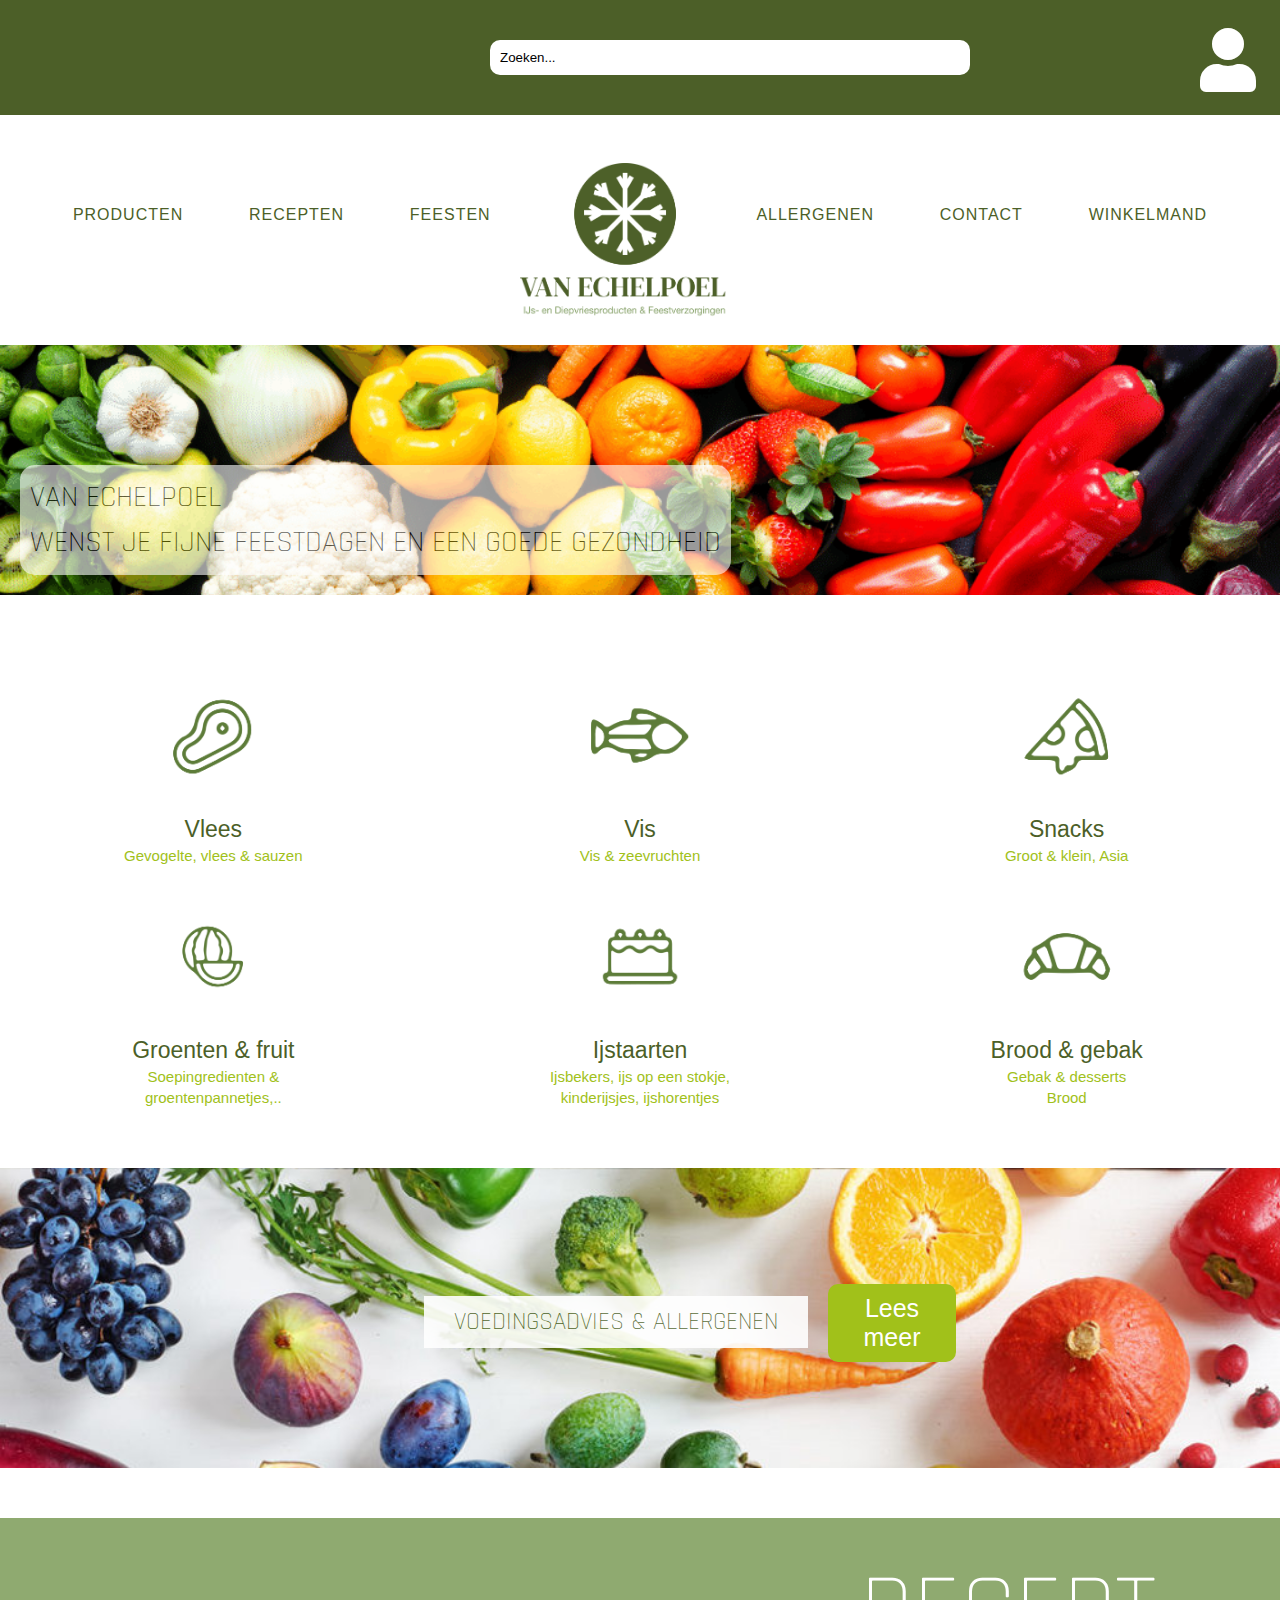
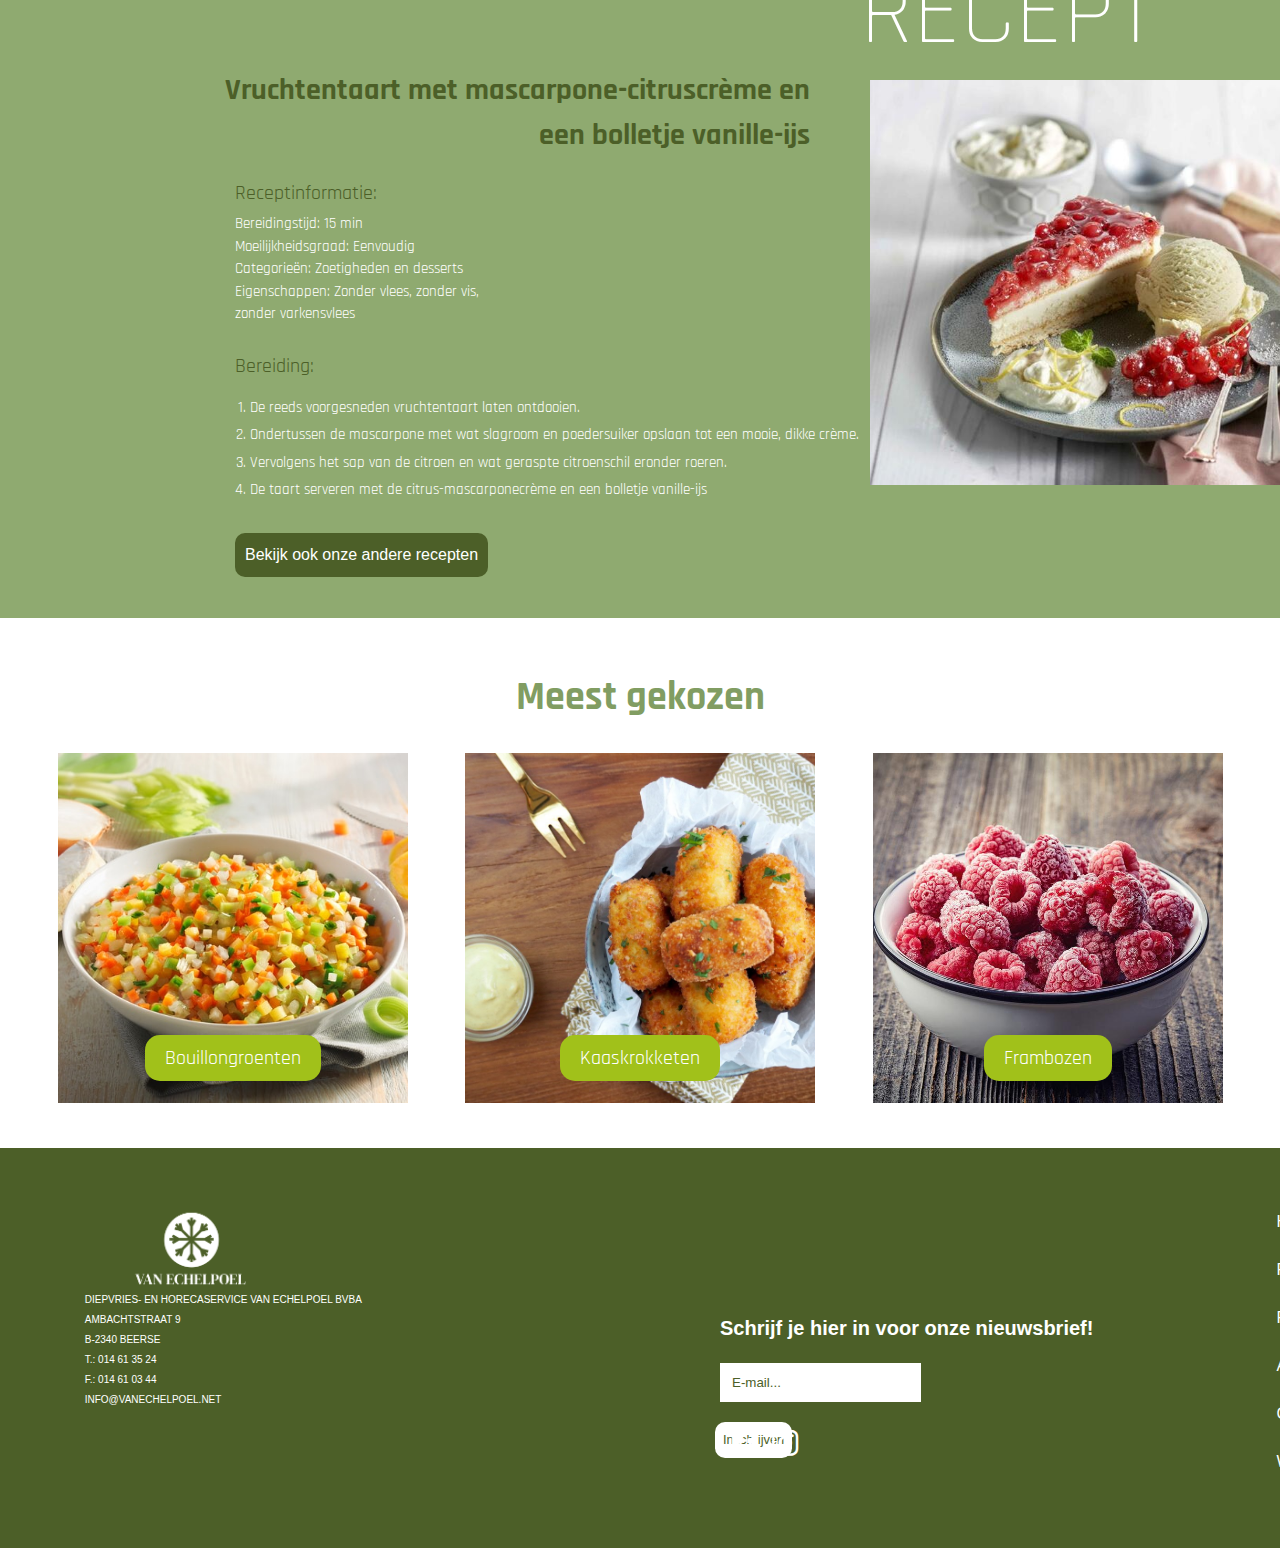
<file: index.html>
<!DOCTYPE html>
<html>
    <head>
        <meta charset="UTF-8">
        <title>Examenopdracht Van Echelpoel</title>
        <meta name="description" content="">
        <meta name="viewport" content="width-device-width, initial-scale=1">
        <link href="css/opmaak.css" rel="stylesheet">
    </head>
    <body class="home">
        <div class="zoekbalk">
            <a href="#" class="hamburger" title=""></a>
            <p>
                <input type="text" name="Zoek" id="Zoek" value="Zoeken..." onfocus="if(this.value=='Zoeken...') this.value='';this.className='wbfocus'" onblur="if(this.value=='') {this.value='Zoeken...';this.className='wbblur'}" onkeypress="return onkeySearch(event);" />
            </p>
        </div>
        <nav class="mainnav">
            <a href="#"><img class="logo" src="images/logo/logo van echelpoel.png" alt=""></a>
            <ul class="nav">
                <li><a href="producten/producten.html" title="">Producten</a></li>   
                <li><a href="recepten/recepten.html" title="">Recepten</a></li>          
                <li><a href="feesten/feesten.html" title="">Feesten</a></li> 
                <li><a href="voedingsadvies-allergenen/voedingsadvies-allergenen.html" title="">Allergenen</a></li> <li><a href="contact/contact.html" title="">Contact</a></li>
                <li><a href="" title="">Winkelmand</a></li>              
            </ul>
        </nav>
        <header class="mainheader01">
            <h1>Van Echelpoel<br>Wenst je fijne feestdagen en een goede gezondheid</h1>
        </header>
        <div class="illustraties">
            <a href="producten/productcategorie/vlees/productfishe-vlees.html">
                <div class="vlees">
                    <img src="images/illustraties/vlees/vlees-01.png" alt="">
                    <h2>Vlees</h2>
                    <h3>Gevogelte, vlees & sauzen</h3>
                </div>
            </a>
            <a href="producten/productcategorie/vis/productfishe-vis.html">
                <div class="vis">
                     <img src="images/illustraties/vis/vis-01.png" alt="">
                    <h2>Vis</h2>
                    <h3>Vis & zeevruchten</h3>
                </div>
            </a>
            <a href="producten/productcategorie/snacks/productfishe-snacks.html">
                <div class="snacks">
                    <img src="images/illustraties/pizza/pizza-01.png" alt="">
                    <h2>Snacks</h2>
                    <h3>Groot & klein, Asia</h3>
                </div>
            </a>
            <a href="producten/productcategorie/productcategorie.html"> 
                <div class="groent">
                    <img src="images/illustraties/groenten-fruit/fruit-01.png" alt="">
                    <h2>Groenten & fruit</h2>
                    <h3>Soepingredienten &<br>groentenpannetjes,..</h3>
                </div>
            </a> 
            <a href="producten/productcategorie/ijstaarten/productfishe-ijstaarten.html">
                <div class="ijstaarten">
                    <img src="images/illustraties/ijstaart/ijstaart-01.png" alt="">
                    <h2>Ijstaarten</h2>
                    <h3>Ijsbekers, ijs op een stokje,<br>kinderijsjes, ijshorentjes</h3>
                </div>
            </a>
            <a href="producten/productcategorie/ijstaarten/productfishe-ijstaarten.html">
                <div class="brood">
                    <img src="images/illustraties/croissant/croissant-01.png" alt="">
                    <h2>Brood & gebak</h2>
                    <h3>Gebak & desserts<br>Brood</h3>
                 </div>
             </a>
        </div><!--mainnav-->
        <main class="container">
            <section class="mainsection">
                <article class="voedingsadvies">
                    <h2><a href="voedingsadvies-allergenen/voedingsadvies-allergenen.html">Voedingsadvies & allergenen</a></h2>
                    <button><a href="voedingsadvies-allergenen/voedingsadvies-allergenen.html">Lees meer</a></button>
                </article>
                <article class="recept01">
                    <a href=""><img src="images/dessert/recept dessert.jpeg" alt=""></a>
                    <h2>Recept</h2>
                    <h4>Vruchtentaart met mascarpone-citruscrème
                        en een bolletje vanille-ijs</h4>
                    <h5>Receptinformatie:</h5>
                    <p>Bereidingstijd: 15 min<br>Moeilijkheidsgraad: Eenvoudig<br>Categorieën: Zoetigheden en desserts<br>Eigenschappen: Zonder vlees, zonder vis,<br> zonder varkensvlees</p>
                    <h5>Bereiding:</h5>
                    <ol>
                        <li>De reeds voorgesneden vruchtentaart laten ontdooien.</li>
                        <li>Ondertussen de mascarpone met wat slagroom en poedersuiker opslaan tot een mooie, dikke crème.</li>
                        <li>Vervolgens het sap van de citroen en wat geraspte citroenschil eronder roeren.</li>
                        <li>De taart serveren met de citrus-mascarponecrème en een bolletje vanille-ijs</li>
                    </ol>
                    <button><a href="recepten/recepten.html">Bekijk ook onze andere recepten</a></button>
                </article>
            </section>
            <section>
                <div class="meest">
                    <h4>Meest gekozen</h4>
                </div>
                <aside class="mainaside">
                    <section class="bouillongroenten">
                        <p><a href="">Bouillongroenten</a></p>
                    </section>
                    <section class="kaaskrokketen">
                        <p><a href="">Kaaskrokketen</a></p>
                    </section>
                    <section class="frambozen">
                        <p><a href="">Frambozen</a></p>
                    </section>
                    <a href="#" class="bolletje" title=""></a>
                </aside>
            </section>
        </main><!--container-->
        <footer>
            <div class="address">
                <a href="#"><img src="images/logo/logo van echelpoel wit.png"></a>
                <address>
                    Diepvries- en Horecaservice Van Echelpoel bvba<br>
                    Ambachtstraat 9<br>
                    B-2340 BEERSE<br>
                    T.: 014 61 35 24<br>
                    F.: 014 61 03 44<br>
                    info@vanechelpoel.net
                </address>
            </div>
            <div class="navfooter">
                <nav>
                    <ul>
                        <li><a href="index.html">Home</a></li>
                        <li><a href="producten/producten.html">Producten</a></li>
                        <li><a href="feesten/feesten.html">Feesten</a></li>
                        <li><a href="voedingsadvies-allergenen/voedingsadvies-allergenen.html" title="">Allergenen</a></li>   
                        <li><a href="contact/contact.html" title="">Contact</a></li>   
                        <li><a href="" title="">Winkelmand</a></li> 
                    </ul>
                </nav>
            </div>
            <div class="nieuwsbrief">
                <p>Schrijf je hier in voor onze nieuwsbrief!</p>
                <p>
                    <input type="text" name="Zoek" id="Zoek" value="E-mail..." onfocus="if(this.value=='Zoeken...') this.value='';this.className='wbfocus'" onblur="if(this.value=='') {this.value='Zoeken...';this.className='wbblur'}" onkeypress="return onkeySearch(event);" />
                </p>
                <a href="#"><button>Inschrijven</button></a>
            </div>
            <div class="icoonen">
                <a href="https://www.facebook.com/vneccelpoel" target="_blank" class="fab fa-facebook-square" title=""></a>
                <a href="https://www.instagram.com/explore/locations/1820431228052552/van-echelpoel/" target="_blank" class="fab fa-instagram" title=""></a>
            </div>
        </footer>
    </body>
</html>
</file>
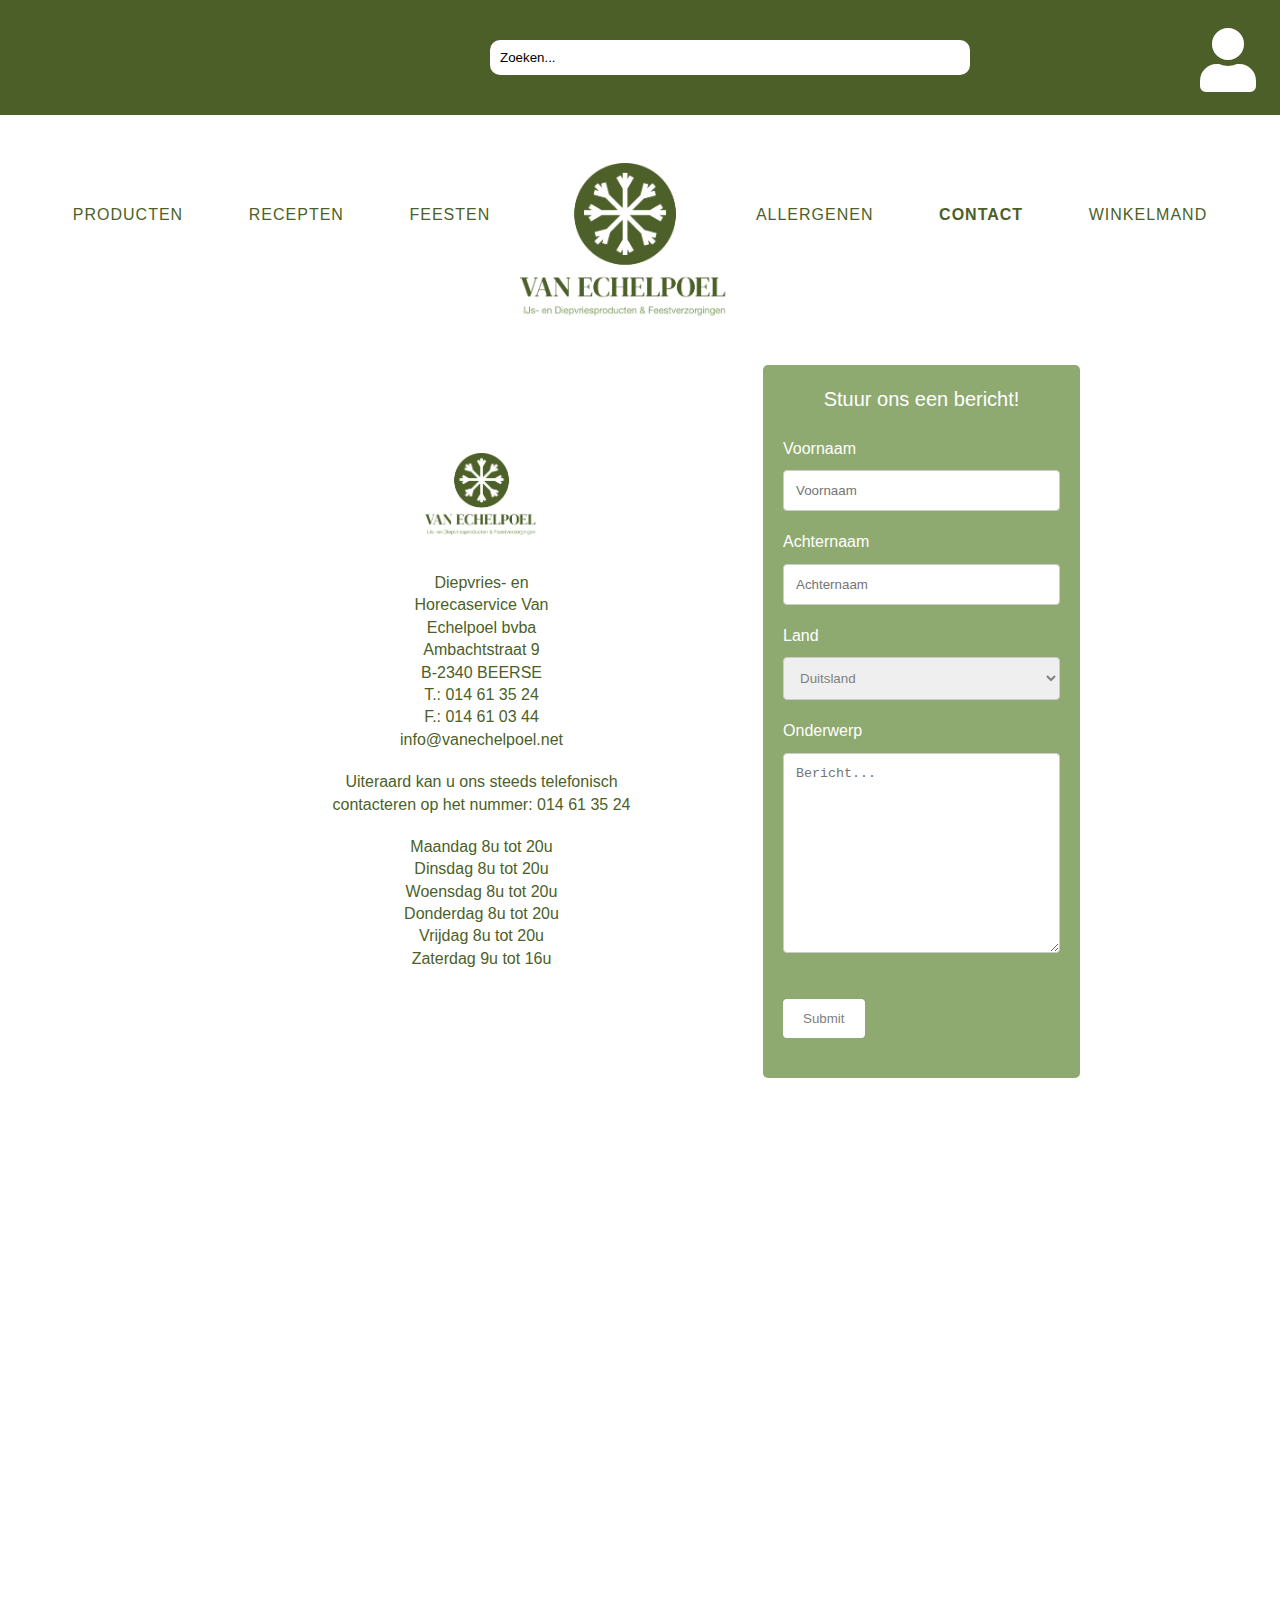
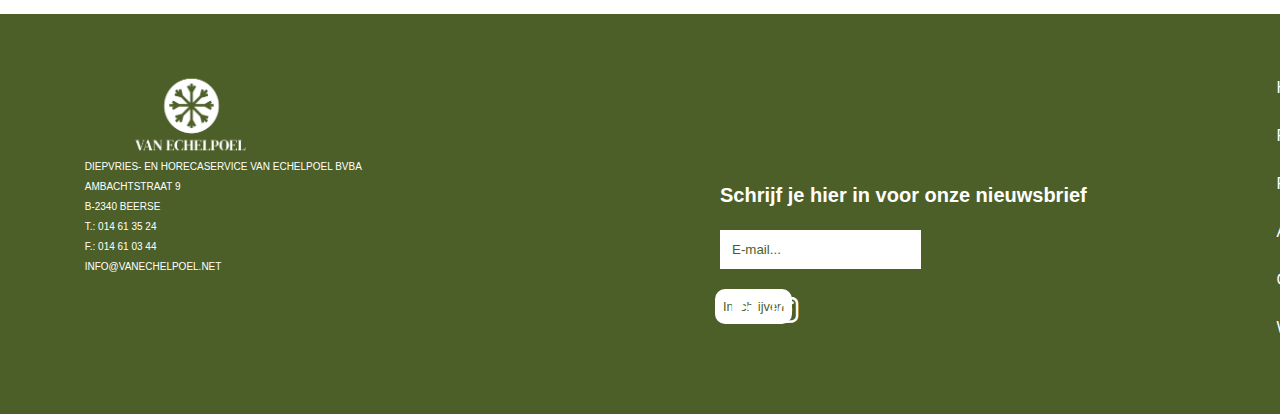
<file: contact/contact.html>
<!DOCTYPE html>
<html>
    <head>
        <meta charset="UTF-8">
        <title>Contact - Van echelpoel</title>
        <meta name="description" content="">
        <meta name="viewport" content="width-device-width, initial-scale=1">
        <link href="../css/opmaak.css" rel="stylesheet">
    </head>
    <body class="home">
        <div class="zoekbalk">
            <a href="#" class="hamburger" title=""></a>
            <p>
                <input type="text" name="Zoek" id="Zoek" value="Zoeken..." onfocus="if(this.value=='Zoeken...') this.value='';this.className='wbfocus'" onblur="if(this.value=='') {this.value='Zoeken...';this.className='wbblur'}" onkeypress="return onkeySearch(event);" />
            </p>
        </div>
        <nav class="mainnav">
            <a href="../index.html"><img class="logo" src="../images/logo/logo van echelpoel.png" alt=""></a>
            <ul class="nav">
                <li><a href="../producten/producten.html" title="">Producten</a></li>   
                <li><a href="../recepten/recepten.html" title="">Recepten</a></li>          
                <li><a href="../feesten/feesten.html" title="">Feesten</a></li> 
                <li><a href="../voedingsadvies-allergenen/voedingsadvies-allergenen.html" title="">Allergenen</a></li>   
                <li class="active"><a href="#" title="">Contact</a></li>   
                <li><a href="" title="">Winkelmand</a></li>     
            </ul>
        </nav>
        <main class="contact01">
            <div class="contact02">
                <img src="../images/logo/logo van echelpoel 2.png">
                <address class="contact01">
                    Diepvries- en Horecaservice Van Echelpoel bvba<br>
                    Ambachtstraat 9<br>
                    B-2340 BEERSE<br>
                    T.: 014 61 35 24<br>
                    F.: 014 61 03 44<br>
                    info@vanechelpoel.net
                </address>
                <p>Uiteraard kan u ons steeds telefonisch<br> contacteren op het nummer: 014 61 35 24</p>
                <p>Maandag 8u tot 20u<br>
                Dinsdag 8u tot 20u<br>
                Woensdag 8u tot 20u<br>
                Donderdag 8u tot 20u<br>
                Vrijdag 8u tot 20u<br>
                Zaterdag 9u tot 16u</p>
            </div>
            <div class="container03">
                <form action="action_page.php">
                    <p>Stuur ons een bericht!</p>
                    <label for="fname">Voornaam</label>
                    <input type="text" id="fname" name="Voornaam" placeholder="Voornaam">

                    <label for="lname">Achternaam</label>
                    <input type="text" id="lname" name="Achternaam" placeholder="Achternaam">

                    <label for="country">Land</label>
                    <select id="country" name="country">
                      <option value="australia">Duitsland</option>
                      <option value="canada">Nederland</option>
                      <option value="usa">België</option>
                    </select>

                    <label for="subject">Onderwerp</label>
                    <textarea id="subject" name="Submit" placeholder="Bericht..." style="height:200px"></textarea>

                    <input type="Submit" value="Submit">
                </form>
            </div>
        </main>
            <iframe src="https://www.google.com/maps/embed?pb=!1m18!1m12!1m3!1d13645.26928002074!2d4.83031119591878!3d51.30473873033843!2m3!1f0!2f0!3f0!3m2!1i1024!2i768!4f13.1!3m3!1m2!1s0x47c6ac4c5178bb5f%3A0xa53072e8ebf71ee3!2sAmbachtstraat%209%2C%202340%20Beerse!5e0!3m2!1snl!2sbe!4v1643050961624!5m2!1snl!2sbe" width="600" height="450" style="border:0;" allowfullscreen="" loading="lazy"></iframe>
        <footer>
            <div class="address">
                <a href="#"><img src="../images/logo/logo van echelpoel wit.png"></a>
                <address>
                    Diepvries- en Horecaservice Van Echelpoel bvba<br>
                    Ambachtstraat 9<br>
                    B-2340 BEERSE<br>
                    T.: 014 61 35 24<br>
                    F.: 014 61 03 44<br>
                    info@vanechelpoel.net
                </address>
            </div>
            <div class="navfooter">
                <nav>
                    <ul>
                        <li><a href="../index.html">Home</a></li>
                        <li><a href="../producten/producten.html">Producten</a></li>
                        <li><a href="../feesten/feesten.html">Feesten</a></li>
                        <li><a href="../voedingsadvies-allergenen/voedingsadvies-allergenen.html" title="">Allergenen</a></li>   
                        <li><a href="#" title="">Contact</a></li>   
                        <li><a href="" title="">Winkelmand</a></li> 
                    </ul>
                </nav>
            </div>
            <div class="nieuwsbrief">
                <p>Schrijf je hier in voor onze nieuwsbrief</p>
                <p>
                    <input type="text" name="Zoek" id="Zoek" value="E-mail..." onfocus="if(this.value=='Zoeken...') this.value='';this.className='wbfocus'" onblur="if(this.value=='') {this.value='Zoeken...';this.className='wbblur'}" onkeypress="return onkeySearch(event);" />
                </p>
                 <a href=""><button>Inschrijven</button></a>
            </div>
            <div class="icoonen">
                    <a href="https://www.facebook.com/vneccelpoel" target="_blank" class="fab fa-facebook-square" title=""></a>
                    <a href="https://www.instagram.com/explore/locations/1820431228052552/van-echelpoel/" target="_blank" class="fab fa-instagram" title=""></a>
                </div>
        </footer>
    </body>
</html>
</file>
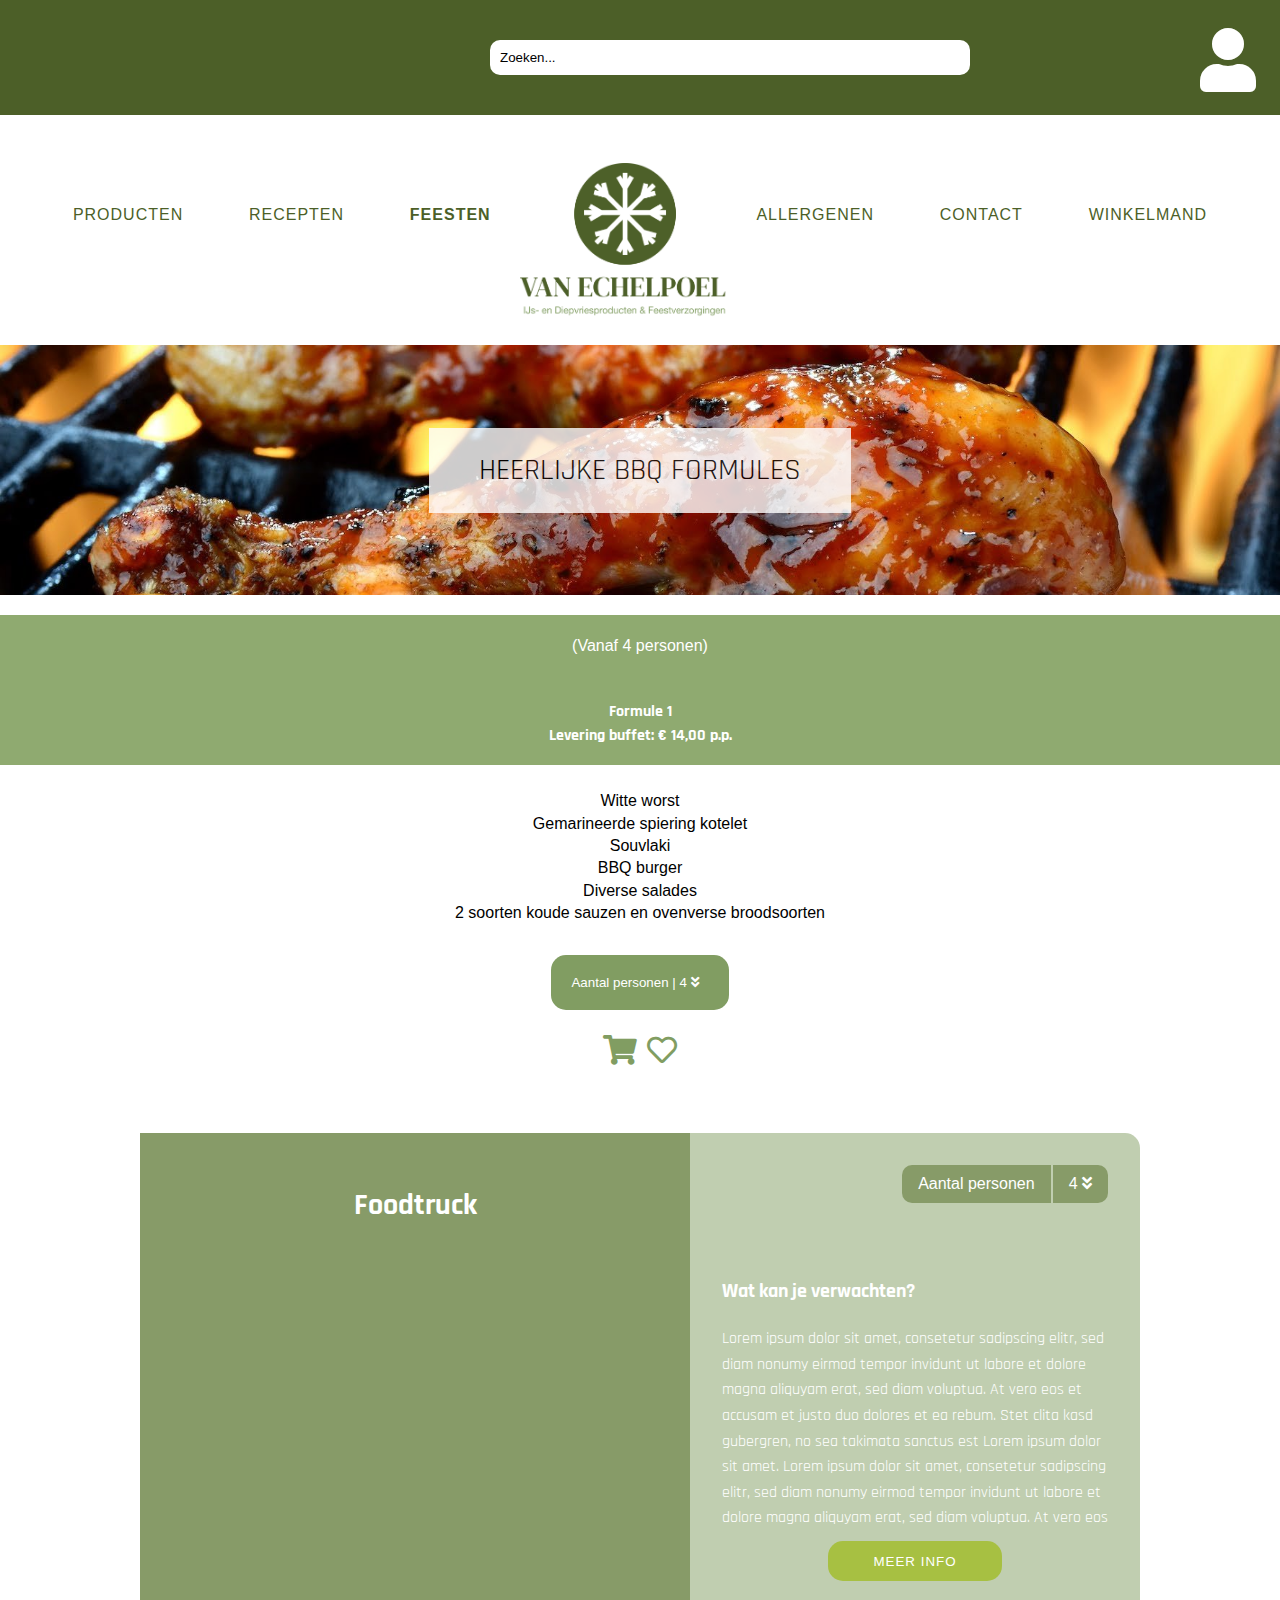
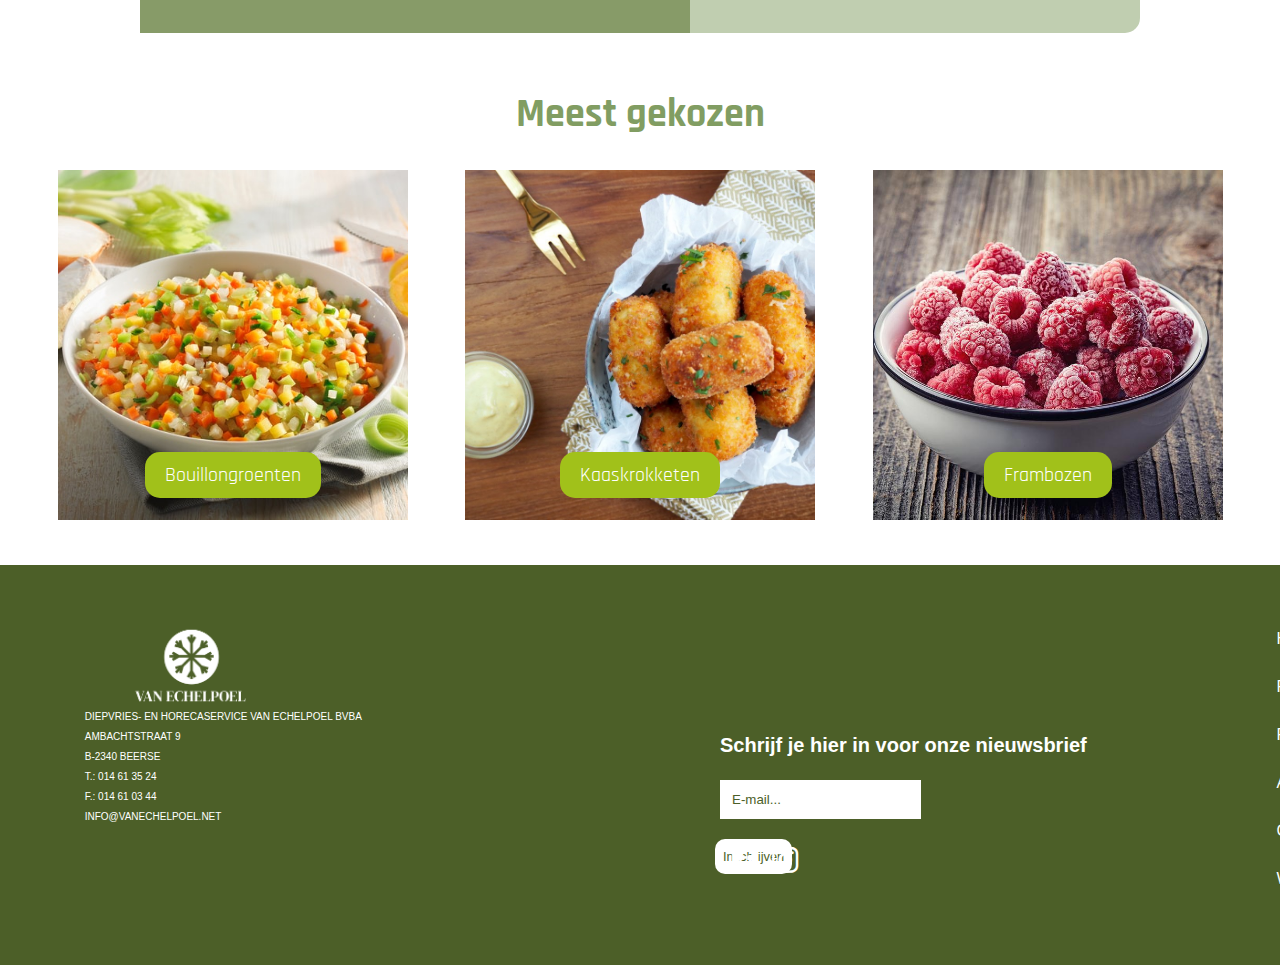
<file: feesten/feesten.html>
<!DOCTYPE html>
<html>
    <head>
        <meta charset="UTF-8">
        <title>Feesten - Van echelpoel</title>
        <meta name="description" content="">
        <meta name="viewport" content="width-device-width, initial-scale=1">
        <link href="../css/opmaak.css" rel="stylesheet">
        </head>
        <body onload="init();" class="home">
        <div class="zoekbalk">
            <a href="#" class="hamburger" title=""></a>
            <p>
                <input type="text" name="Zoek" id="Zoek" value="Zoeken..." onfocus="if(this.value=='Zoeken...') this.value='';this.className='wbfocus'" onblur="if(this.value=='') {this.value='Zoeken...';this.className='wbblur'}" onkeypress="return onkeySearch(event);" />
            </p>
        </div>
        <nav class="mainnav">
            <a href="../index.html"><img class="logo" src="../images/logo/logo van echelpoel.png" alt=""></a>
            <ul class="nav">
                <li><a href="../producten/producten.html" title="">Producten</a></li>   
                <li><a href="../recepten/recepten.html" title="">Recepten</a></li>          
                <li class="active"><a href="#" title="">Feesten</a></li> 
                <li><a href="../voedingsadvies-allergenen/voedingsadvies-allergenen.html" title="">Allergenen</a></li>   
                <li><a href="../contact/contact.html" title="">Contact</a></li>   
                <li><a href="" title="">Winkelmand</a></li>     
            </ul>
        </nav>
        <header class="mainheader02">
            <h1>Heerlijke bbq formules</h1>
        </header>
        <main class="feest">
            <article class="formule">
                <p>(Vanaf 4 personen)</p><br>
                <h5>Formule 1<br> 
                Levering buffet: € 14,00 p.p.</h5><br>
                <p class="worst">Witte worst<br>
                Gemarineerde spiering kotelet<br>
                Souvlaki<br>
                BBQ burger<br>
                Diverse salades<br>2 soorten koude sauzen en ovenverse broodsoorten</p>
                <button>Aantal personen | 4 <span class="fas fa-angle-double-down"></span></button>
                <div class="icoonen01">
                    <p class="fas fa-shopping-cart">
                    <p class="far fa-heart"></p>
                </div>
            </article>
            <section>
                <figure class="foodtruck">
                    <div class="animatie-houder">
                        <h2>Foodtruck</h2>
                        <div id="animation_container" style="background-color:rgba(135, 155, 104, 1.00); width:550px; height:500px">
                            <canvas id="canvas" width="550" height="500" style="position: absolute; display: block; background-color:rgba(135, 155, 104, 1.00);"></canvas>
                            <div id="dom_overlay_container" style="pointer-events:none; overflow:hidden; width:550px; height:500px; position: absolute; left: 0px; top: 0px; display: block;">
                            </div>
                        </div>
                    </div>
                    <figcaption class="verwachten">
                        <div class="aantal">
                            <ul class="list-unstyled">
                                <li>Aantal personen</li>
                                <li>4 <span class="fas fa-angle-double-down"></span></li>
                            </ul> 
                        </div>
                        <h5>Wat kan je verwachten?</h5>
                        <p>Lorem ipsum dolor sit amet, consetetur sadipscing elitr, sed diam nonumy eirmod tempor invidunt ut labore et dolore magna aliquyam erat, sed diam voluptua. At vero eos et accusam et justo duo dolores et ea rebum. Stet clita kasd gubergren, no sea takimata sanctus est Lorem ipsum dolor sit amet. Lorem ipsum dolor sit amet, consetetur sadipscing elitr, sed diam nonumy eirmod tempor invidunt ut labore et dolore magna aliquyam erat, sed diam voluptua. At vero eos</p>
                        <button class="meerinfo">Meer info</button>
                    </figcaption>
                </figure>
            </section>
        </main>
        <section>
            <div class="meest">
                <h4>Meest gekozen</h4>
            </div>
            <aside class="mainaside">
                <section class="bouillongroenten">
                    <p><a href="">Bouillongroenten</a></p>
                </section>
                <section class="kaaskrokketen">
                    <p><a href="">Kaaskrokketen</a></p>
                </section>
                <section class="frambozen">
                    <p><a href="">Frambozen</a></p>
                </section>
                <a href="#" class="bolletje" title=""></a>
            </aside>
        </section>
        <footer>
            <div class="address">
                <a href="#"><img src="../images/logo/logo van echelpoel wit.png"></a>
                <address>
                    Diepvries- en Horecaservice Van Echelpoel bvba<br>
                    Ambachtstraat 9<br>
                    B-2340 BEERSE<br>
                    T.: 014 61 35 24<br>
                    F.: 014 61 03 44<br>
                    info@vanechelpoel.net
                </address>
            </div>
            <div class="navfooter">
                <nav>
                    <ul>
                        <li><a href="../index.html">Home</a></li>
                        <li><a href="../producten/producten.html">Producten</a></li>
                        <li><a href="#">Feesten</a></li>
                        <li><a href="../voedingsadvies-allergenen/voedingsadvies-allergenen.html" title="">Allergenen</a></li>   
                        <li><a href="../contact/contact.html" title="">Contact</a></li>   
                        <li><a href="" title="">Winkelmand</a></li> 
                    </ul>
                </nav>
            </div>
            <div class="nieuwsbrief">
                <p>Schrijf je hier in voor onze nieuwsbrief</p>
                <p>
                    <input type="text" name="Zoek" id="Zoek" value="E-mail..." onfocus="if(this.value=='Zoeken...') this.value='';this.className='wbfocus'" onblur="if(this.value=='') {this.value='Zoeken...';this.className='wbblur'}" onkeypress="return onkeySearch(event);" />
                </p>
                 <a href=""><button>Inschrijven</button></a>
            </div>
            <div class="icoonen">
                <a href="https://www.facebook.com/vneccelpoel" target="_blank" class="fab fa-facebook-square" title=""></a>
                <a href="https://www.instagram.com/explore/locations/1820431228052552/van-echelpoel/" target="_blank" class="fab fa-instagram" title=""></a>
            </div>
        </footer>
            <!-- write your code here -->
            <script src="https://code.createjs.com/1.0.0/createjs.min.js"></script>
            <script src="../js/Truck-animatie.js"></script>
            <script>
            var canvas, stage, exportRoot, anim_container, dom_overlay_container, fnStartAnimation;
            function init() {
                canvas = document.getElementById("canvas");
                anim_container = document.getElementById("animation_container");
                dom_overlay_container = document.getElementById("dom_overlay_container");
                var comp=AdobeAn.getComposition("82CB6BA8B5354425B6AB9BBC42F63EA1");
                var lib=comp.getLibrary();
                var loader = new createjs.LoadQueue(false);
                loader.addEventListener("fileload", function(evt){handleFileLoad(evt,comp)});
                loader.addEventListener("complete", function(evt){handleComplete(evt,comp)});
                var lib=comp.getLibrary();
                loader.loadManifest(lib.properties.manifest);
            }
            function handleFileLoad(evt, comp) {
                var images=comp.getImages();    
                if (evt && (evt.item.type == "image")) { images[evt.item.id] = evt.result; }    
            }
            function handleComplete(evt,comp) {
                //This function is always called, irrespective of the content. You can use the variable "stage" after it is created in token create_stage.
                var lib=comp.getLibrary();
                var ss=comp.getSpriteSheet();
                var queue = evt.target;
                var ssMetadata = lib.ssMetadata;
                for(i=0; i<ssMetadata.length; i++) {
                    ss[ssMetadata[i].name] = new createjs.SpriteSheet( {"images": [queue.getResult(ssMetadata[i].name)], "frames": ssMetadata[i].frames} )
                }
                exportRoot = new lib.Truckanimatie();
                stage = new lib.Stage(canvas);  
                //Registers the "tick" event listener.
                fnStartAnimation = function() {
                    stage.addChild(exportRoot);
                    createjs.Ticker.framerate = lib.properties.fps;
                    createjs.Ticker.addEventListener("tick", stage);
                }       
                //Code to support hidpi screens and responsive scaling.
                AdobeAn.makeResponsive(true,'both',false,1,[canvas,anim_container,dom_overlay_container]);  
                AdobeAn.compositionLoaded(lib.properties.id);
                fnStartAnimation();
            }
            </script>
            <!-- write your code here -->
    </body>
</html>
</file>
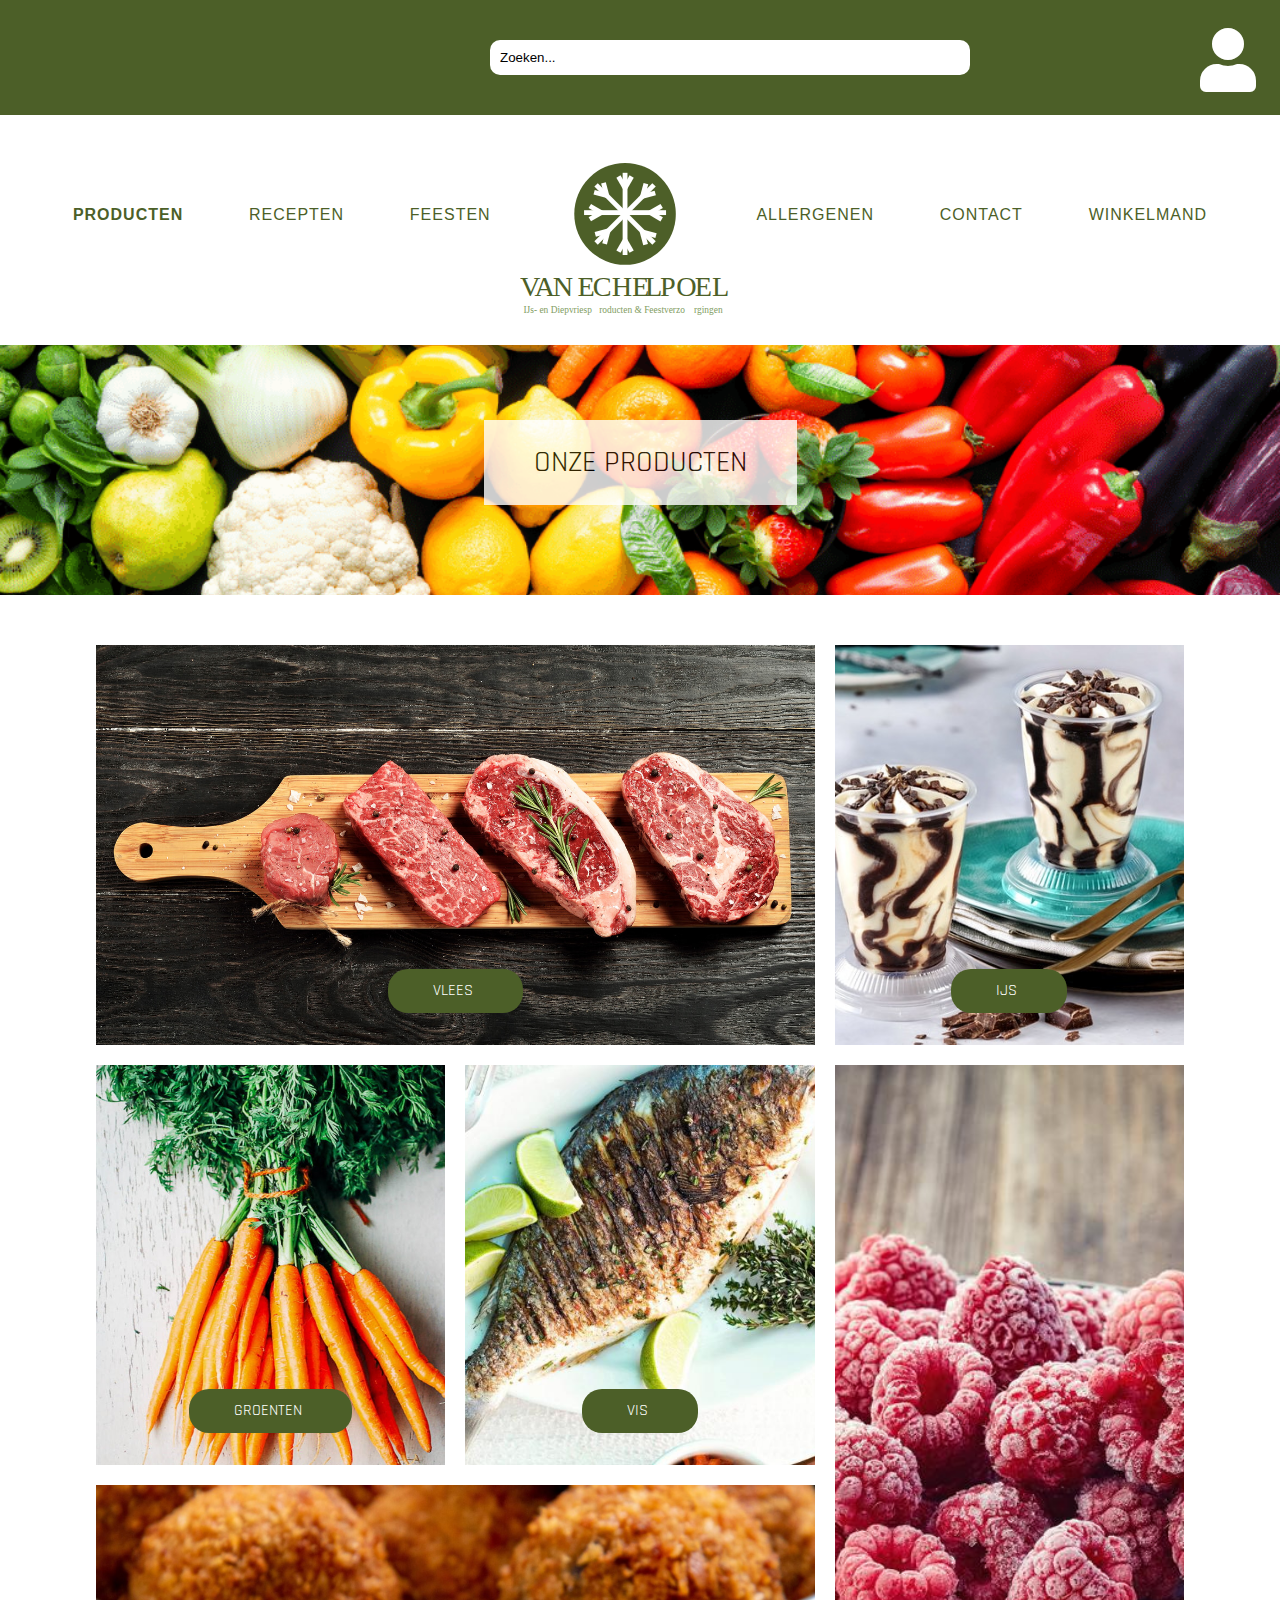
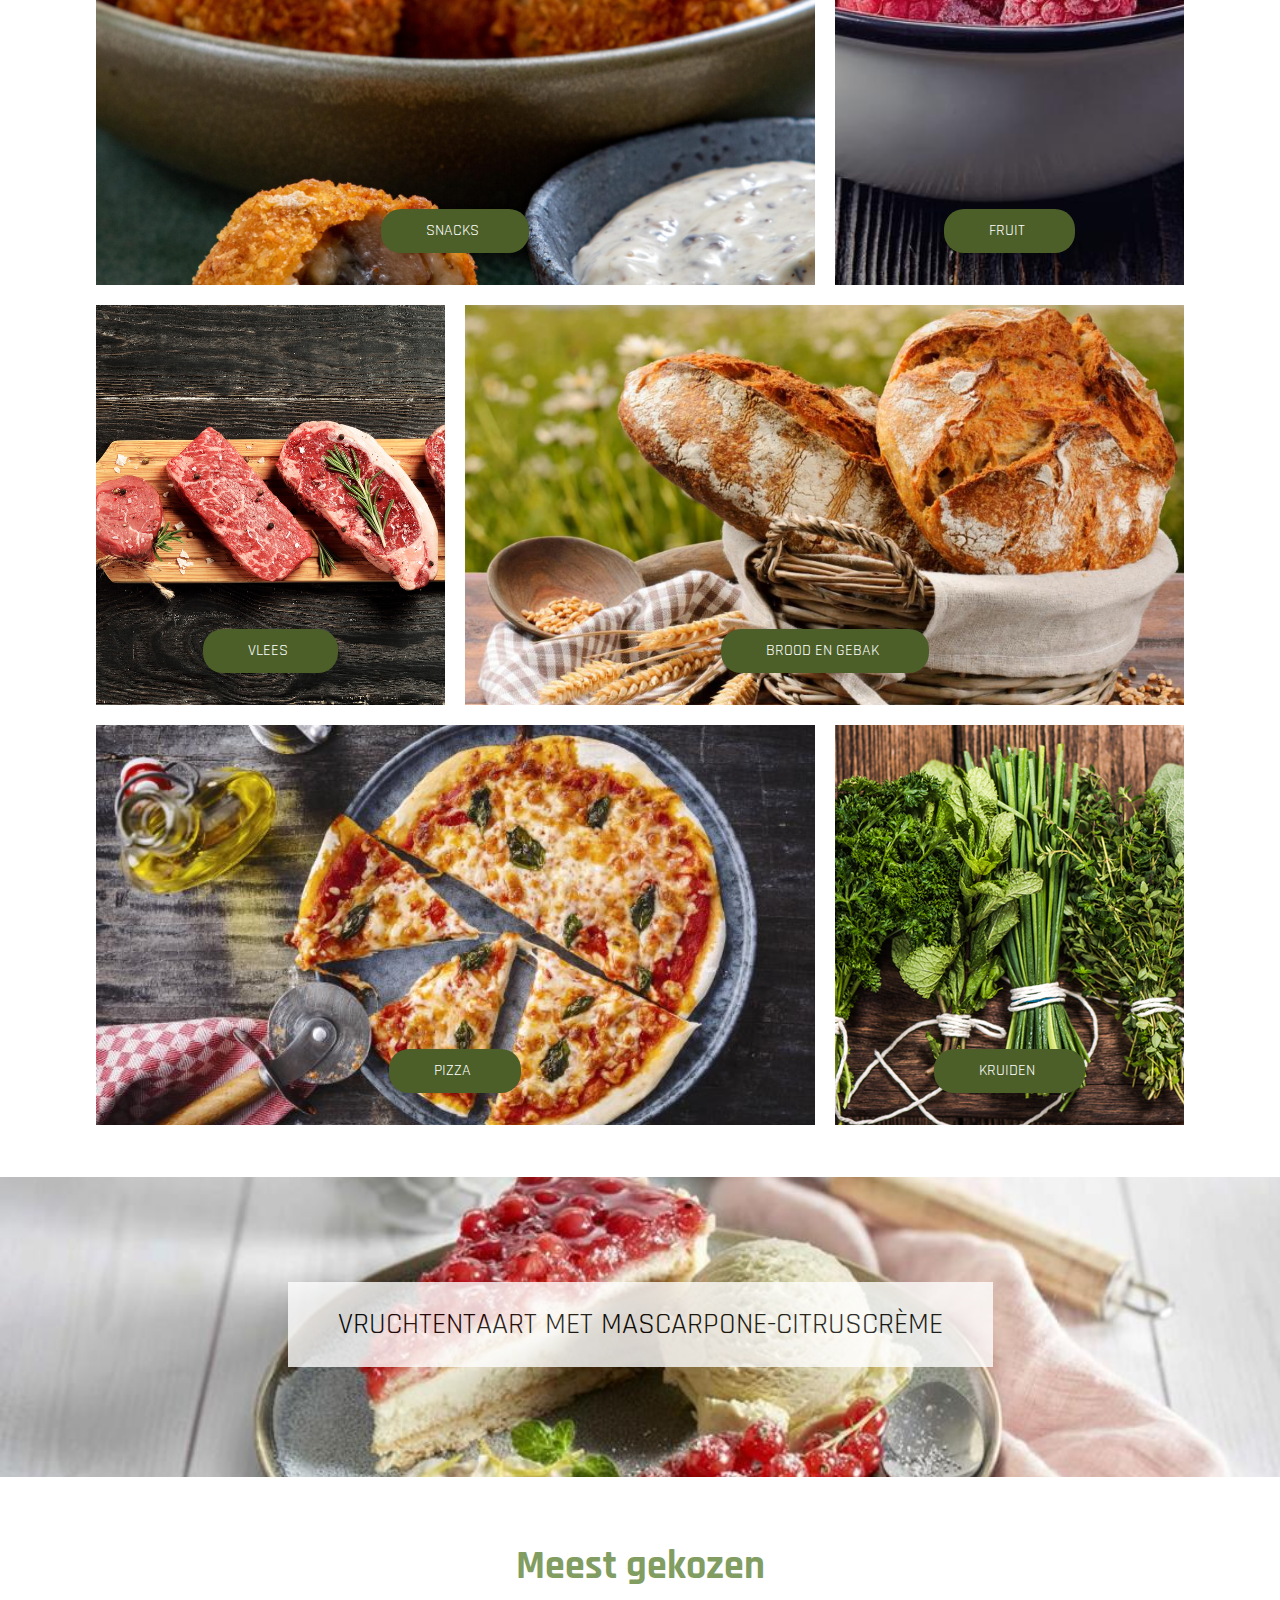
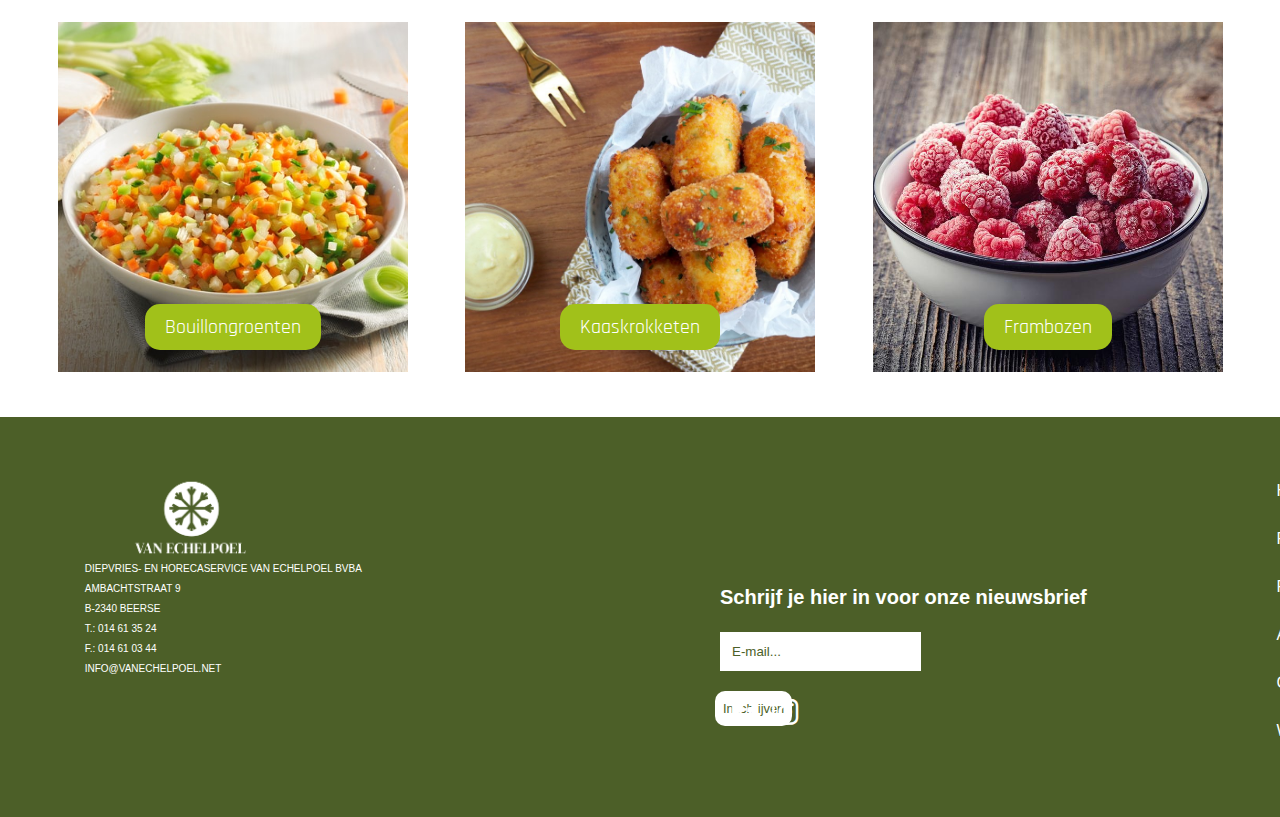
<file: producten/producten.html>
<!DOCTYPE html>
<html>
    <head>
        <meta charset="UTF-8">
        <title>Producten - Van echelpoel</title>
        <meta name="description" content="">
        <meta name="viewport" content="width-device-width, initial-scale=1">
        <link href="../css/opmaak.css" rel="stylesheet">
    </head>
    <body class="home">
        <a href="#" class="hamburger" title=""></a>
        <div class="zoekbalk">
            <p>
                <input type="text" name="Zoek" id="Zoek" value="Zoeken..." onfocus="if(this.value=='Zoeken...') this.value='';this.className='wbfocus'" onblur="if(this.value=='') {this.value='Zoeken...';this.className='wbblur'}" onkeypress="return onkeySearch(event);" />
            </p>
        </div>
        <nav class="mainnav">
            <a href="../index.html"><img class="logo" src="../images/logo/logo van echelpoel.svg" alt=""></a>
            <ul class="nav">
                <li class="active"><a href="#" title="">Producten</a></li>   
                <li><a href="../recepten/recepten.html" title="">Recepten</a></li>          
                <li><a href="../feesten/feesten.html" title="">Feesten</a></li> 
                <li><a href="../voedingsadvies-allergenen/voedingsadvies-allergenen.html" title="">Allergenen</a></li>   
                <li><a href="../contact/contact.html" title="">Contact</a></li>   
                <li><a href="" title="">Winkelmand</a></li>     
            </ul>
        </nav>
        <header class="mainheader03">
            <h1>Onze producten</h1>
        </header>
        <main>
            <section class="categories container">
                <figure class="vlees01">
                    <img src="../images/onze producten/vlees hoofdfoto.jpeg" alt="">
                    <figcaption>
                        <a href="../producten/producten.html" title="" class="button">Vlees</a>
                    </figcaption>
                </figure>
                <figure class="ijs01">
                    <img src="../images/onze producten/Roomijsbekers.jpeg" alt="">
                    <figcaption>
                        <a href="../producten/producten.html" title="" class="button">Ijs</a>
                    </figcaption>
                </figure>
                <figure class="snacks01">
                    <img src="../images/onze producten/bitterballen.jpeg" alt="">
                    <figcaption>
                        <a href="../producten/producten.html" title="" class="button">Snacks</a>
                    </figcaption>
                </figure>
                <figure class="groenten01">
                    <img src="../images/onze producten/wortel.jpeg" alt="">
                    <figcaption>
                        <a href="productcategorie/productcategorie.html" title="" class="button">Groenten</a>
                    </figcaption>
                </figure>
                <figure class="fruit01">
                    <img src="../images/onze producten/frambozen.jpeg" alt="">
                    <figcaption>
                        <a href="../producten/producten.html" title="" class="button">Fruit</a>
                    </figcaption>
                </figure>
                <figure class="vis01">
                    <img src="../images/onze producten/vis.jpeg" alt="">
                    <figcaption>
                        <a href="../producten/producten.html" title="" class="button">Vis</a>
                    </figcaption>
                </figure>
                <figure class="vlees02">
                    <img src="../images/onze producten/vlees hoofdfoto.jpeg" alt="">
                    <figcaption>
                        <a href="../producten/producten.html" title="" class="button">Vlees</a>
                    </figcaption>
                </figure>
                <figure class="brood-gebak01">
                    <img src="../images/onze producten/brood-gebak.jpeg" alt="">
                    <figcaption>
                        <a href="../producten/producten.html" title="" class="button">Brood en gebak</a>
                    </figcaption>
                </figure>
                <figure class="pizza01">
                    <img src="../images/onze producten/pizza.jpeg" alt="">
                    <figcaption>
                        <a href="../producten/producten.html" title="" class="button">Pizza</a>
                    </figcaption>
                </figure>
                <figure class="kruiden01">
                    <img src="../images/onze producten/kruiden.jpeg" alt="">
                    <figcaption>
                        <a href="../producten/producten.html" title="" class="button">Kruiden</a>
                    </figcaption>
                </figure>
            </section> <!--categories------------------ -->
        </main>
        <section class="vruchtentaart">
            <h1>Vruchtentaart met mascarpone-citruscrème</h1>
        </section>
        <section>
            <div class="meest">
                <h4>Meest gekozen</h4>
            </div>
            <aside class="mainaside">
                <section class="bouillongroenten">
                    <p><a href="">Bouillongroenten</a></p>
                </section>
                <section class="kaaskrokketen">
                    <p><a href="">Kaaskrokketen</a></p>
                </section>
                <section class="frambozen">
                    <p><a href="">Frambozen</a></p>
                </section>
                <a href="#" class="bolletje" title=""></a>
            </aside>
        </section>
        <footer>
            <div class="address">
                <a href="#"><img src="../images/logo/logo van echelpoel wit.png"></a>
                <address>
                    Diepvries- en Horecaservice Van Echelpoel bvba<br>
                    Ambachtstraat 9<br>
                    B-2340 BEERSE<br>
                    T.: 014 61 35 24<br>
                    F.: 014 61 03 44<br>
                    info@vanechelpoel.net
                </address>
            </div>
            <div class="navfooter">
                <nav>
                    <ul>
                        <li><a href="../index.html">Home</a></li>
                        <li><a href="../producten/producten.html">Producten</a></li>
                        <li><a href="../feesten/feesten.html">Feesten</a></li>
                        <li><a href="../voedingsadvies-allergenen/voedingsadvies-allergenen.html" title="">Allergenen</a></li>   
                        <li><a href="../contact/contact.html" title="">Contact</a></li>   
                        <li><a href="" title="">Winkelmand</a></li> 
                    </ul>
                </nav>
            </div>
            <div class="nieuwsbrief">
                <p>Schrijf je hier in voor onze nieuwsbrief</p>
                <p>
                    <input type="text" name="Zoek" id="Zoek" value="E-mail..." onfocus="if(this.value=='Zoeken...') this.value='';this.className='wbfocus'" onblur="if(this.value=='') {this.value='Zoeken...';this.className='wbblur'}" onkeypress="return onkeySearch(event);" />
                </p>
                 <a href=""><button>Inschrijven</button></a>
            </div>
            <div class="icoonen">
                <a href="https://www.facebook.com/vneccelpoel" target="_blank" class="fab fa-facebook-square" title=""></a>
                <a href="https://www.instagram.com/explore/locations/1820431228052552/van-echelpoel/" target="_blank" class="fab fa-instagram" title=""></a>
            </div>
        </footer>
    </body>
</html>
</file>
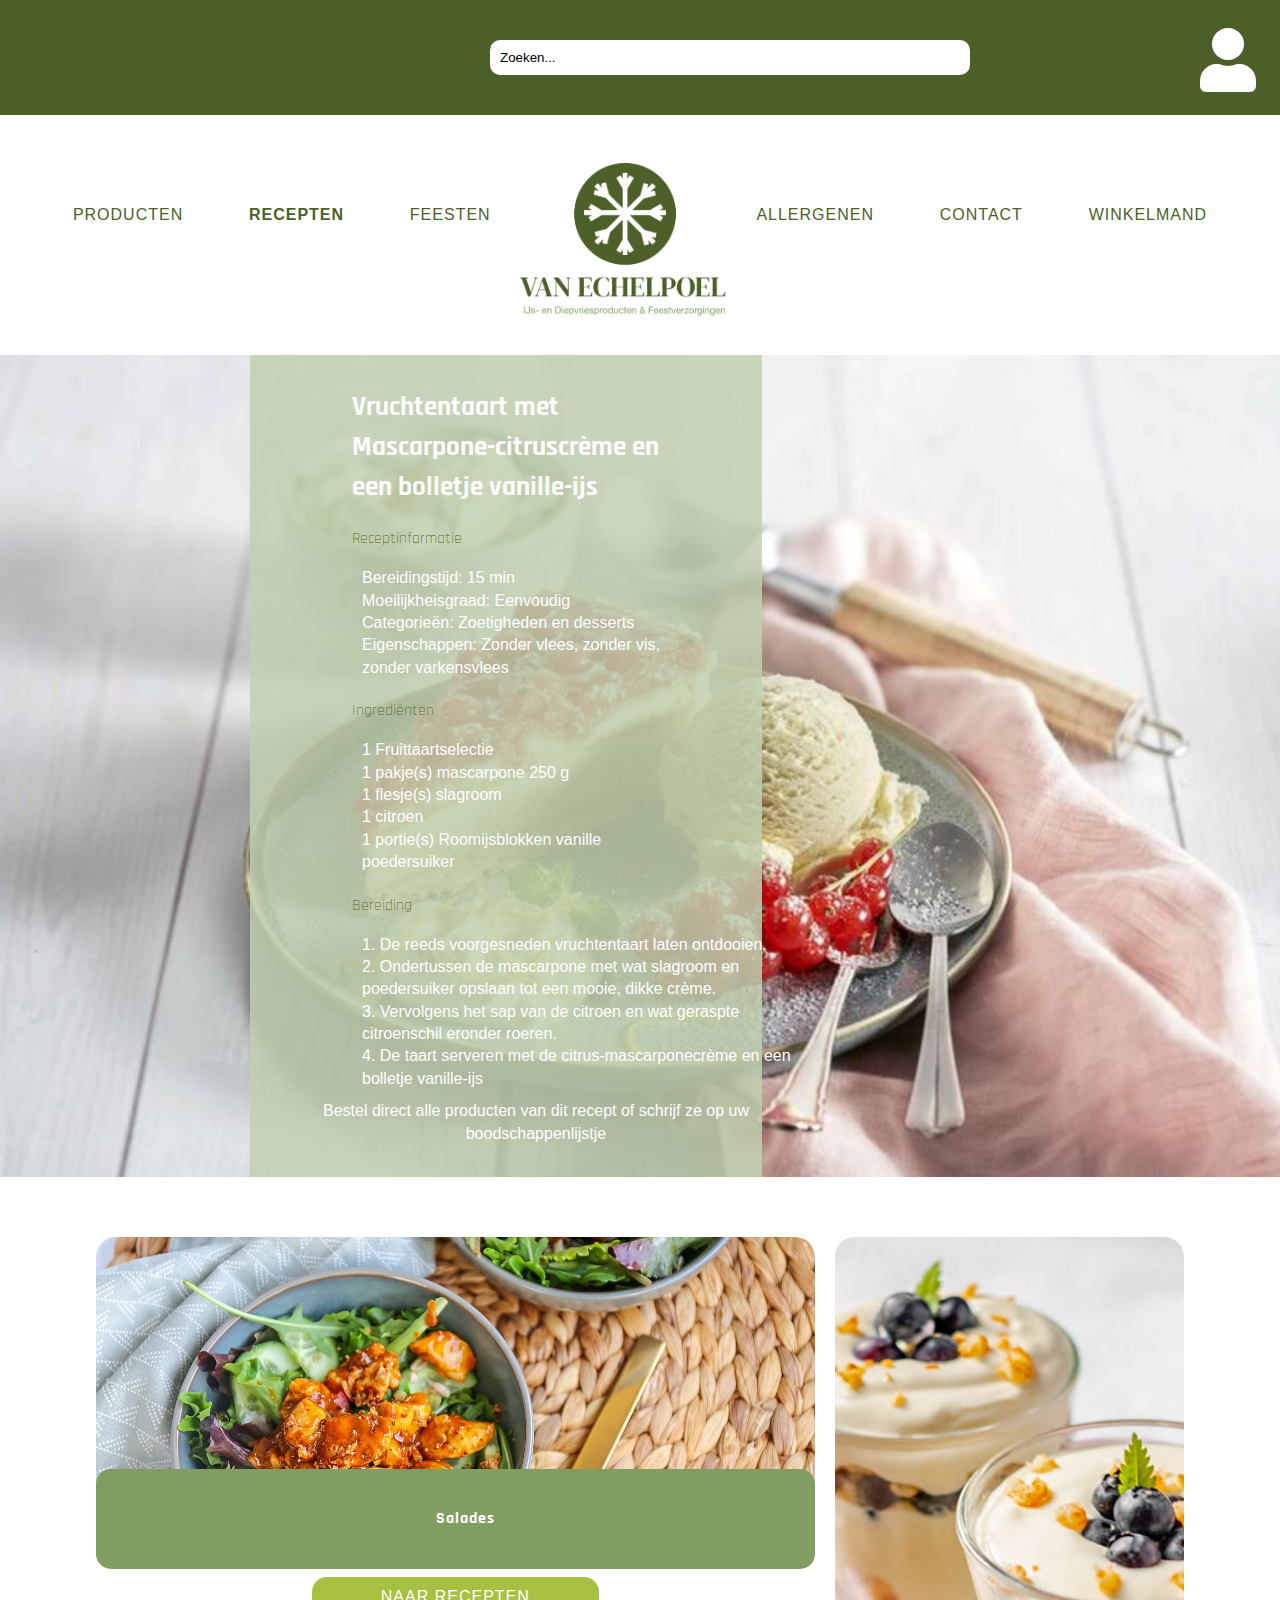
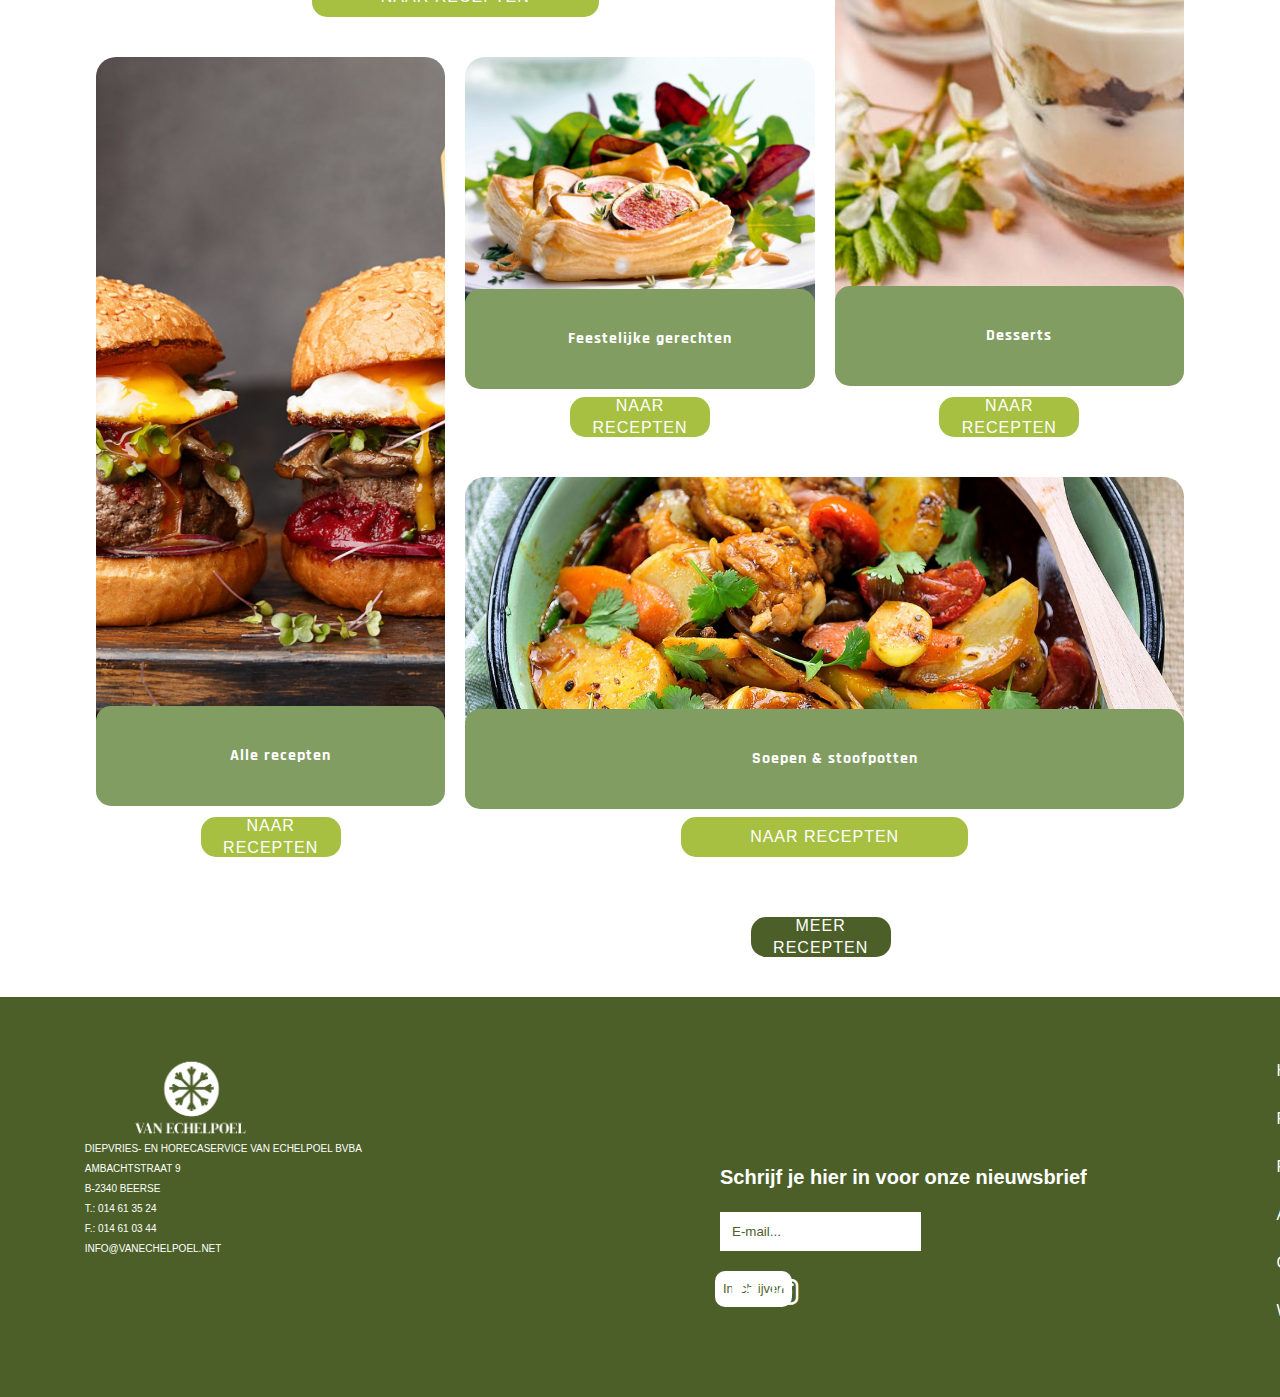
<file: recepten/recepten.html>
<!DOCTYPE html>
<html>
    <head>
        <meta charset="UTF-8">
        <title>Recepten - Van echelpoel</title>
        <meta name="description" content="">
        <meta name="viewport" content="width-device-width, initial-scale=1">
        <link href="../css/opmaak.css" rel="stylesheet">
    </head>
    <body class="home">
        <div class="zoekbalk">
            <a href="#" class="hamburger" title=""></a>
            <p>
                <input type="text" name="Zoek" id="Zoek" value="Zoeken..." onfocus="if(this.value=='Zoeken...') this.value='';this.className='wbfocus'" onblur="if(this.value=='') {this.value='Zoeken...';this.className='wbblur'}" onkeypress="return onkeySearch(event);" />
            </p>
        </div>
        <nav class="mainnav">
            <a href="../index.html"><img class="logo" src="../images/logo/logo van echelpoel.png" alt=""></a>
            <ul class="nav">
                <li><a href="../producten/producten.html" title="">Producten</a></li>
                <li class="active"><a href="#" title="">Recepten</a></li>          
                <li><a href="../feesten/feesten.html" title="">Feesten</a></li> 
                <li><a href="../voedingsadvies-allergenen/voedingsadvies-allergenen.html" title="">Allergenen</a></li>   
                <li><a href="../contact/contact.html" title="">Contact</a></li>   
                <li><a href="" title="">Winkelmand</a></li>     
            </ul>
        </nav>
        <main>
            <section class="recept">
                <div class="container">
                    <article>
                        <h2>Vruchtentaart met Mascarpone-citruscrème en een bolletje vanille-ijs</h2>
                        <h3>Receptinformatie</h3>
                        <p>Bereidingstijd: 15 min<br>
                        Moeilijkheisgraad: Eenvoudig<br>
                        Categorieën: Zoetigheden en desserts<br>
                        Eigenschappen: Zonder vlees, zonder vis,<br> zonder varkensvlees   
                        </p>
                        <h3>Ingrediënten</h3>
                        <p class="ingredienten">
                        1 Fruittaartselectie<br>
                        1 pakje(s) mascarpone 250 g<br>
                        1 flesje(s) slagroom<br>
                        1 citroen<br>
                        1 portie(s) Roomijsblokken vanille<br>
                        poedersuiker</p>
                        <h3>Bereiding</h3>
                        <p>1. De reeds voorgesneden vruchtentaart laten ontdooien.<br>2. Ondertussen de mascarpone met wat slagroom en<br> poedersuiker opslaan tot een mooie, dikke crème.<br>
                        3. Vervolgens het sap van de citroen en wat geraspte <br>citroenschil eronder roeren.<br>4. De taart serveren met de citrus-mascarponecrème en een<br> bolletje vanille-ijs</p>
                        <p class="groen">Bestel direct alle producten van dit recept of schrijf ze op uw boodschappenlijstje</p>
                    </article>
                </div>
            </section>
            <section class="recepten">
                <figure class="salade">
                    <img src="../images/recepten/IMG_4399-1.jpeg" alt="">
                    <figcaption>
                        <a href="../recepten/receptcategorie/salades.html" title="" class="button01">Salades</a>
                    </figcaption>
                    <a href="#" class="naar"><p>Naar recepten</p></a>
                </figure>
                <figure class="desserts">
                    <img src="../images/recepten/mascarpone-creme-met-kokos.jpeg" alt="">
                    <figcaption>
                        <a href="../recepten/receptcategorie/desserts.html" title="" class="button01">Desserts</a>
                    </figcaption>
                    <a href="#" class="naar"><p>Naar recepten</p></a>
                </figure>
                <figure class="feestelijk">
                    <img src="../images/recepten/2367861.jpeg" alt="">
                    <figcaption>
                        <a href="../recepten/receptcategorie/feestelijke-gerechten.html" title="" class="button01">Feestelijke gerechten</a>
                    </figcaption>
                    <a href="#" class="naar"><p>Naar recepten</p></a>
                </figure>
                <figure class="alle">
                    <img src="../images/recepten/Hamburger.jpeg" alt="">
                    <figcaption>
                        <a href="../recepten/receptcategorie/alle-recepten.html" title="" class="button01">Alle recepten</a>
                    </figcaption>
                    <a href="#" class="naar"><p>Naar recepten</p></a>
                </figure>
                <figure class="soep">
                    <img src="../images/recepten/vindaloo-van-kippenvleugeltjes-en-nieuwe-aardappelen-1.jpeg" alt="">
                    <figcaption>
                        <a href="../recepten/receptcategorie/soepen-stoofpotten.html" title="" class="button01">Soepen & stoofpotten</a>
                    </figcaption>
                    <a href="#" class="naar"><p>Naar recepten</p></a>
                </figure>
                <a href="#" class="naar01"><p>Meer recepten</p></a>
            </section>
        </main>
        <footer>
            <div class="address">
                <a href="#"><img src="../images/logo/logo van echelpoel wit.png"></a>
                <address>
                    Diepvries- en Horecaservice Van Echelpoel bvba<br>
                    Ambachtstraat 9<br>
                    B-2340 BEERSE<br>
                    T.: 014 61 35 24<br>
                    F.: 014 61 03 44<br>
                    info@vanechelpoel.net
                </address>
            </div>
            <div class="navfooter">
                <nav>
                    <ul>
                        <li><a href="../index.html">Home</a></li>
                        <li><a href="../producten/producten.html">Producten</a></li>
                        <li><a href="../feesten/feesten.html">Feesten</a></li>
                        <li><a href="../voedingsadvies-allergenen/voedingsadvies-allergenen.html" title="">Allergenen</a></li>   
                        <li><a href="../contact/contact.html" title="">Contact</a></li>   
                        <li><a href="" title="">Winkelmand</a></li> 
                    </ul>
                </nav>
            </div>
            <div class="nieuwsbrief">
                <p>Schrijf je hier in voor onze nieuwsbrief</p>
                <p>
                    <input type="text" name="Zoek" id="Zoek" value="E-mail..." onfocus="if(this.value=='Zoeken...') this.value='';this.className='wbfocus'" onblur="if(this.value=='') {this.value='Zoeken...';this.className='wbblur'}" onkeypress="return onkeySearch(event);" />
                </p>
                 <a href=""><button>Inschrijven</button></a>
            </div>
            <div class="icoonen">
                <a href="https://www.facebook.com/vneccelpoel" target="_blank" class="fab fa-facebook-square" title=""></a>
                <a href="https://www.instagram.com/explore/locations/1820431228052552/van-echelpoel/" target="_blank" class="fab fa-instagram" title=""></a>
            </div>
        </footer>
    </body>
</html>
</file>
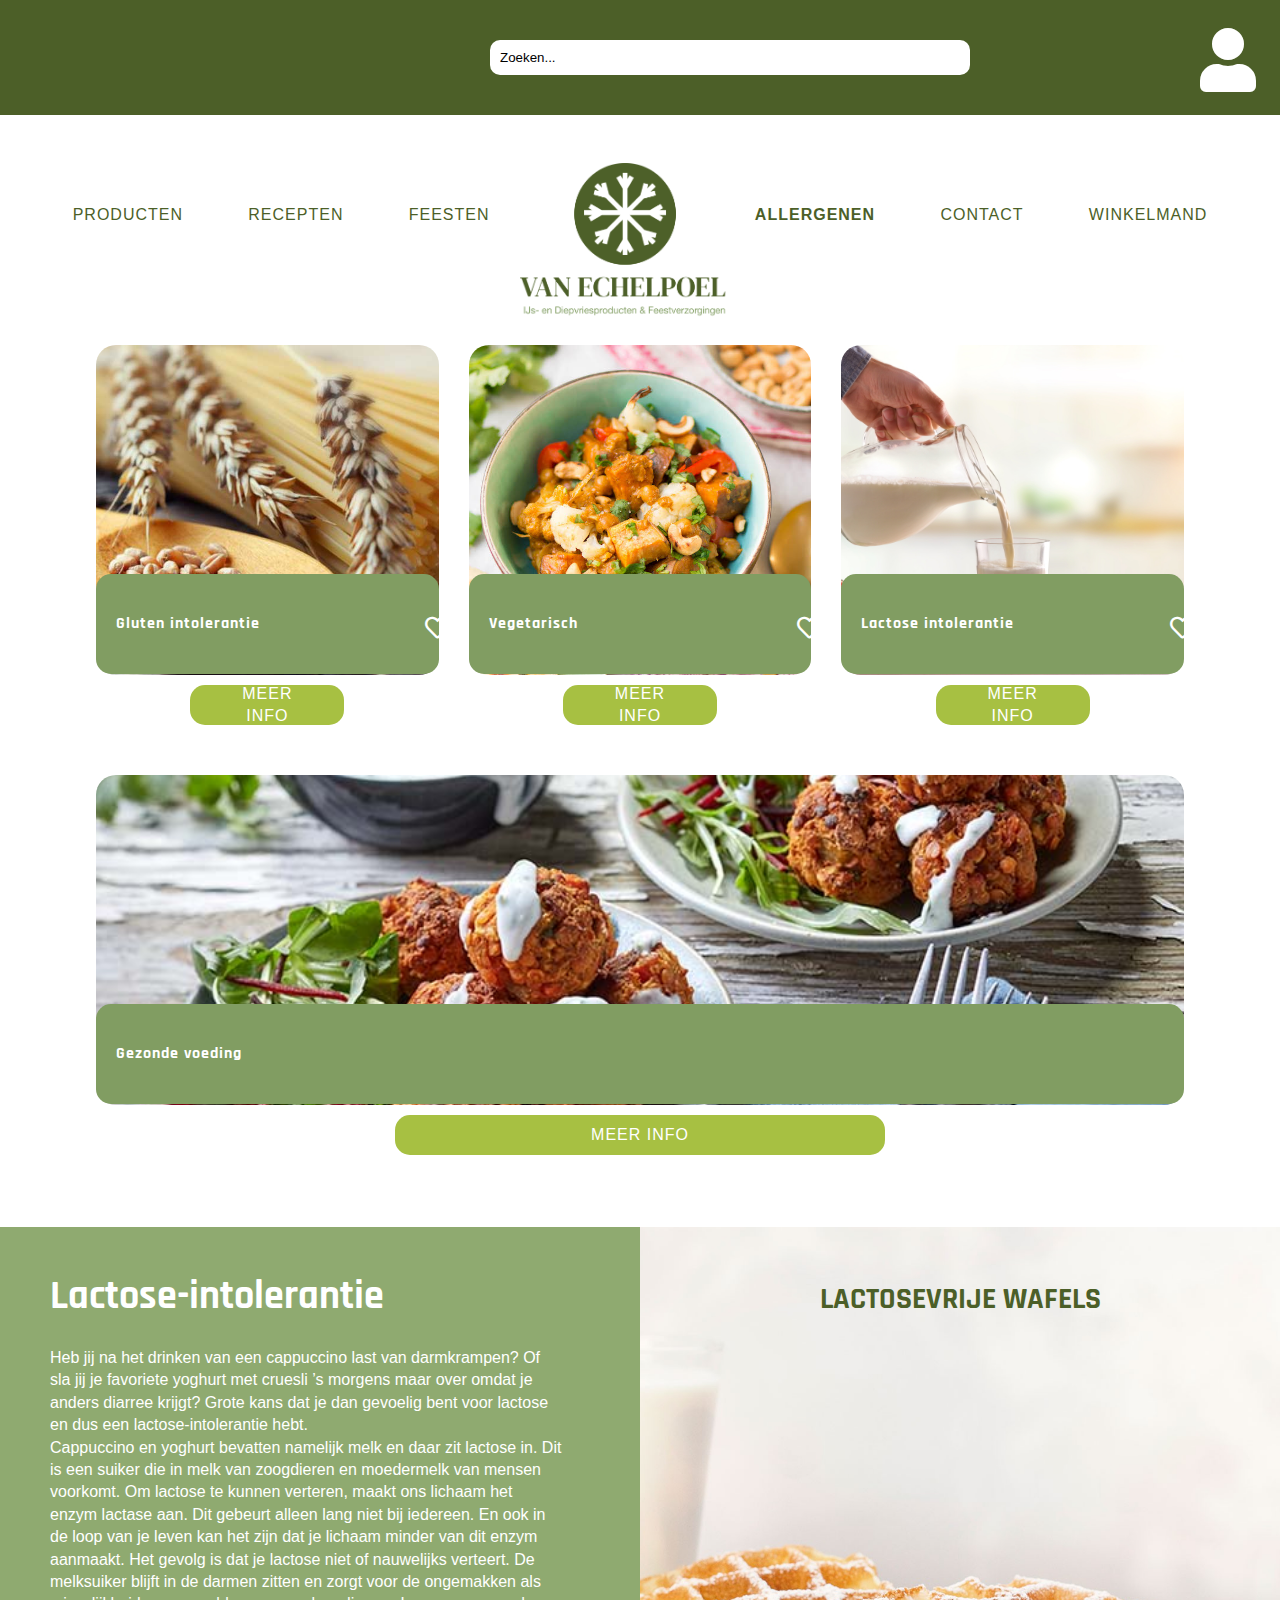
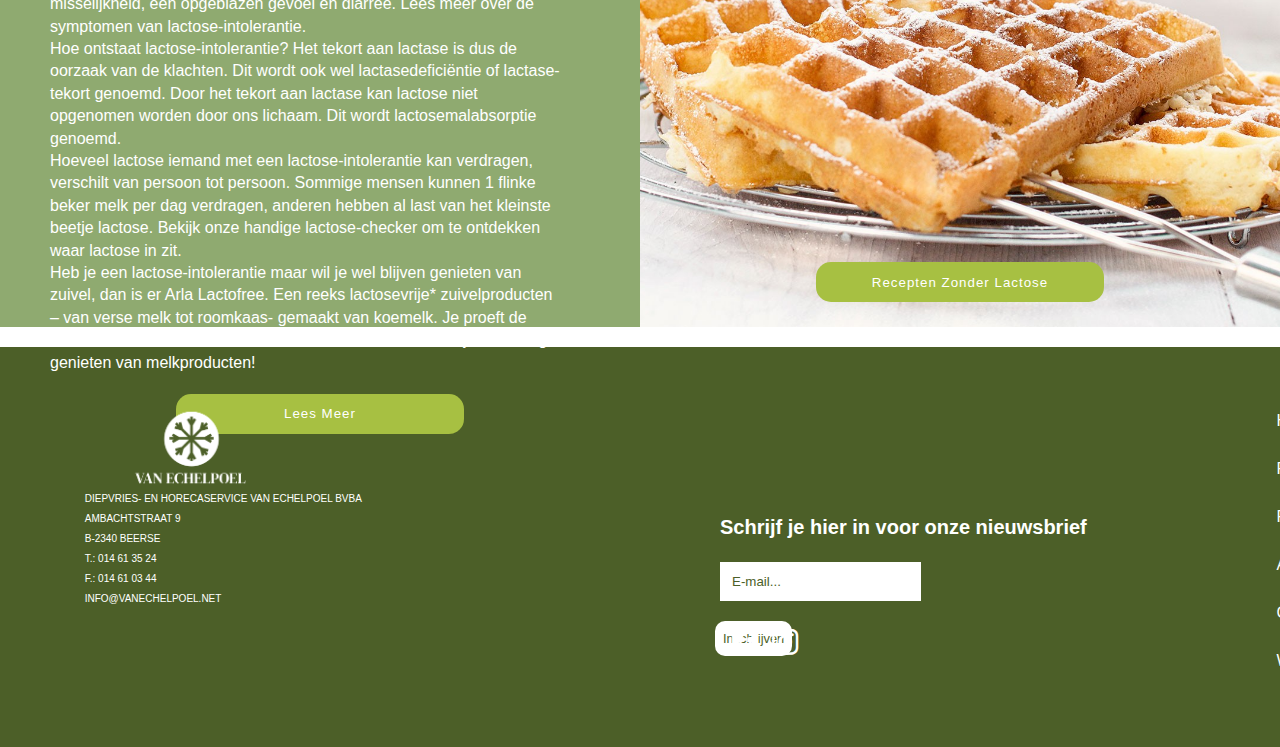
<file: voedingsadvies-allergenen/voedingsadvies-allergenen.html>
<!DOCTYPE html>
<html>
    <head>
        <meta charset="UTF-8">
        <title>Allergenen - Van echelpoel</title>
        <meta name="description" content="">
        <meta name="viewport" content="width-device-width, initial-scale=1">
        <link href="../css/opmaak.css" rel="stylesheet">
    </head>
    <body class="home">
        <div class="zoekbalk">
            <a href="#" class="hamburger" title=""></a>
            <p>
                <input type="text" name="Zoek" id="Zoek" value="Zoeken..." onfocus="if(this.value=='Zoeken...') this.value='';this.className='wbfocus'" onblur="if(this.value=='') {this.value='Zoeken...';this.className='wbblur'}" onkeypress="return onkeySearch(event);" />
            </p>
        </div>
        <nav class="mainnav">
            <a href="../index.html"><img class="logo" src="../images/logo/logo van echelpoel.png" alt=""></a>
            <ul class="nav">
                <li><a href="../producten/producten.html" title="">Producten</a></li>   
                <li><a href="../recepten/recepten.html" title="">Recepten</a></li>          
                <li><a href="../feesten/feesten.html" title="">Feesten</a></li> 
                <li class="active"><a href=".#" title="">Allergenen</a></li>   
                <li><a href="../contact/contact.html" title="">Contact</a></li>   
                <li><a href="" title="">Winkelmand</a></li>     
            </ul>
        </nav>
        <main>
            <section class="allergenen container">
                <figure class="gluten">
                    <img src="../images/allergenen/gluten.jpeg" alt="">
                    <figcaption>
                        <a href="#" title="" class="button03">Gluten intolerantie</a>
                        <div class="hart">
                            <a href="#" target="_blank" class="far fa-heart" title=""></a>
                        </div>
                    </figcaption>
                    <a href="#" class="meerinfo"><p>Meer info</p></a>
                </figure>
                <figure class="vege">
                    <img src="../images/allergenen/vegetarisch.jpeg" alt="">
                    <figcaption>
                        <a href="#" title="" class="button03">Vegetarisch</a>
                         <div class="hart">
                            <a href="#" target="_blank" class="far fa-heart" title=""></a>
                        </div>
                    </figcaption>
                    <a href="#" class="meerinfo"><p>Meer info</p></a>
                </figure>                
                <figure class="melk">
                    <img src="../images/allergenen/melk.jpeg" alt="">
                    <figcaption>
                        <a href="#" title="" class="button03">Lactose intolerantie</a>
                         <div class="hart">
                            <a href="#" target="_blank" class="far fa-heart" title=""></a>
                        </div>
                    </figcaption>
                    <a href="#" class="meerinfo"><p>Meer info</p></a>
                </figure>
                <figure class="gezond">
                    <img src="../images/allergenen/ballen.jpeg" alt="">
                    <figcaption>
                        <a href="#" title="" class="button03">Gezonde voeding</a>
                        <div class="hart">
                            <a href="#" target="_blank" class="far fa-heart" title=""></a>
                        </div>
                    </figcaption>
                    <a href="#" class="meerinfo"><p>Meer info</p></a>
                </figure>
            </section>
            <section>
                <figure class="intolerantie">
                    <div class="lactose">
                        <h2>Lactose-intolerantie</h2>
                        <p>Heb jij na het drinken van een cappuccino last van darmkrampen? Of sla jij je favoriete yoghurt met cruesli ’s morgens maar over omdat je anders diarree krijgt? Grote kans dat je dan gevoelig bent voor lactose en dus een lactose-intolerantie hebt.<br>

                        Cappuccino en yoghurt bevatten namelijk melk en daar zit lactose in. Dit is een suiker die in melk van zoogdieren en moedermelk van mensen voorkomt. Om lactose te kunnen verteren, maakt ons lichaam het enzym lactase aan. Dit gebeurt alleen lang niet bij iedereen. En ook in de loop van je leven kan het zijn dat je lichaam minder van dit enzym aanmaakt. Het gevolg is dat je lactose niet of nauwelijks verteert. De melksuiker blijft in de darmen zitten en zorgt voor de ongemakken als misselijkheid, een opgeblazen gevoel en diarree. Lees meer over de symptomen van lactose-intolerantie.<br>

                        Hoe ontstaat lactose-intolerantie?
                        Het tekort aan lactase is dus de oorzaak van de klachten. Dit wordt ook wel lactasedeficiëntie of lactase-tekort genoemd. Door het tekort aan lactase kan lactose niet opgenomen worden door ons lichaam. Dit wordt lactosemalabsorptie genoemd.<br>

                        Hoeveel lactose iemand met een lactose-intolerantie kan verdragen, verschilt van persoon tot persoon. Sommige mensen kunnen 1 flinke beker melk per dag verdragen, anderen hebben al last van het kleinste beetje lactose. Bekijk onze handige lactose-checker om te ontdekken waar lactose in zit.<br>

                        Heb je een lactose-intolerantie maar wil je wel blijven genieten van zuivel, dan is er Arla Lactofree. Een reeks lactosevrije* zuivelproducten – van verse melk tot roomkaas- gemaakt van koemelk. Je proeft de smaak van echte zuivel, maar dan zonder lactose. Zo kun je onbezorgd genieten van melkproducten!<br></p>
                        <button class="meerinfo">Lees meer</button>
                    </div>
                    <figcaption class="wafel">
                        <h5>Lactosevrije wafels</h5>
                        <button class="meerinfo">Recepten zonder lactose</button>
                    </figcaption>
                </figure>
            </section>
        </main>
         <footer>
            <div class="address">
                <a href="#"><img src="../images/logo/logo van echelpoel wit.png"></a>
                <address>
                    Diepvries- en Horecaservice Van Echelpoel bvba<br>
                    Ambachtstraat 9<br>
                    B-2340 BEERSE<br>
                    T.: 014 61 35 24<br>
                    F.: 014 61 03 44<br>
                    info@vanechelpoel.net
                </address>
            </div>
            <div class="navfooter">
                <nav>
                    <ul>
                        <li><a href="../index.html">Home</a></li>
                        <li><a href="../producten/producten.html">Producten</a></li>
                        <li><a href="../feesten/feesten.html">Feesten</a></li>
                        <li><a href="../voedingsadvies-allergenen/voedingsadvies-allergenen.html" title="">Allergenen</a></li>   
                        <li><a href="../contact/contact.html" title="">Contact</a></li>   
                        <li><a href="" title="">Winkelmand</a></li> 
                    </ul>
                </nav>
            </div>
            <div class="nieuwsbrief">
                <p>Schrijf je hier in voor onze nieuwsbrief</p>
                <p>
                    <input type="text" name="Zoek" id="Zoek" value="E-mail..." onfocus="if(this.value=='Zoeken...') this.value='';this.className='wbfocus'" onblur="if(this.value=='') {this.value='Zoeken...';this.className='wbblur'}" onkeypress="return onkeySearch(event);" />
                </p>
                 <a href=""><button>Inschrijven</button></a>
            </div>
            <div class="icoonen">
                <a href="https://www.facebook.com/vneccelpoel" target="_blank" class="fab fa-facebook-square" title=""></a>
                <a href="https://www.instagram.com/explore/locations/1820431228052552/van-echelpoel/" target="_blank" class="fab fa-instagram" title=""></a>
            </div>
        </footer>
    </body>
</html>
</file>
<file: css/opmaak.css>
/* oefening bij examenopdracht */

@import "reset.css";

@import "https://cdnjs.cloudflare.com/ajax/libs/font-awesome/5.2.0/css/all.min.css";

@import url('https://fonts.googleapis.com/css2?family=Open+Sans:wght@300;400;600;700&family=Rajdhani:wght@300;500;700&family=Roboto+Slab:wght@300;400;700&display=swap');

body{
	font: 300 100%/1.4 'Helvetica Neue', Arial, sans-serif;
	color: ##4c5f28;
	background: white;
	text-decoration: none;
	margin: 0 auto; /* omranding weg doen bij moderne browsers */
	padding: 0; /* omranding weg doen bij oude browsers */
}

h1{
	font: 300 100%/1.5 'Rajdhani', Arial, sans-serif;
	text-transform: uppercase;
	margin-left: 20px;
}

h2{
	font-size: 23px;
	color: #4C5F28;
	text-align: center;
}

h3{
	font-size: 15px;
	color: #A1C11A;
	text-align: center;
	margin-bottom: 20px;
}

/* navigatie ---------------------------------------------- */

.nav { display: none;}

.mainnav { 
    position: relative;
}

@media screen and (min-width: 900px) {
    .mainnav { 
        height: 180px; 
        position: relative;
    }
    
    .nav {
        height: 200px;
		display: flex; 
		justify-content: space-around;
        align-items: center;
    }
    
    .nav a {
		text-decoration: none;
		text-transform: uppercase;
		color: #4C5F28;
		letter-spacing: 1px;
	}

	 .nav a:hover,
	 .nav li.active a{ font-weight: 700;}


    
    .nav li:nth-of-type(1) { margin-left: 40px; }
    
    .nav li:nth-of-type(6) { margin-right: 40px; }

    .nav li:nth-of-type(3) { margin-right: 100px; }
    
    .nav li:nth-of-type(4) { margin-left: 100px; }
}

/* Zoekbalk ------------------------------------------------ */

.zoekbalk{
	background: #4c5f28;
	width: 100%;
	margin: 0 auto;
	padding: 40px;
}

.zoekbalk p input{
	border: none;
	border-radius: 10px;
	padding: 10px;
	margin-left: 80px;
}


@media screen and (min-width: 900px){
	.zoekbalk p input{
		margin-left: 450px;
		width: 40%;
	}
}

/* Hamburger overlay ------------------------------------- */

.hamburger{
	position: absolute;
	z-index: 1000;
	top: 1em;
	right: 1.5em;
	text-decoration: none;
}

.hamburger::before{
	font-family: "Font Awesome 5 Free";
	font-weight: 600;
	font-size: 4rem;
	content: "\f0c9";
	color: white;
}

@media screen and (min-width: 900px){
	.hamburger::before{
		content: "\f007";
	}
}

/* logo mainnav---------------------------------------------------- */

.logo {
    display: block;
    height: 160px;
    margin: 3em auto;
}

@media screen and (min-width: 900px){
	.logo { 
        position: absolute;
        top: 0;
        left: 50%;
        margin-left: -120px;
        height: auto;
        width: 210px;
	}
}

/* mainheader01 home pagina ----------------------------------------- */

.mainheader01{
	background: url(../images/header/home-pagina-02.png) no-repeat center/cover;
	width: 100%;
	height: 250px;
	display: flex;
	justify-content: flex-start;
	align-items: flex-end;
	margin-top: 50px;
	margin-bottom: 50px;
	/*background: linear-gradient(90deg, RGBA(0, 0, 0, 0), RGBA(0, 0, 0, 1));*/
}

.mainheader01 h1{
	color: black;
	font-size: 15px;
	background: white;
	margin-bottom: 20px;
	padding: 10px;
	opacity: 60%;
	border-radius: 15px;
}

/* mainheader02 feesten ----------------------------------------- */

.mainheader02{
	background: url(../images/bbq/bbq.jpeg) no-repeat center/cover;
	width: 100%;
	height: 250px;
	display: flex;
	justify-content: center;
	align-items: center;
	margin-top: 50px;
	margin-bottom: 20px;
	/*background: linear-gradient(90deg, RGBA(0, 0, 0, 0), RGBA(0, 0, 0, 1));*/
}

.mainheader02 h1{
	color: black;
	font-size: 30px;
	font-weight: 400;
	margin: 0 auto;
	background: white;
	padding: 20px 50px 20px 50px;
	opacity: 80%;

}


/* mainheader03 onze producten ----------------------------------------- */
.mainheader03{
	background: url(../images/header/home-pagina-02.png) no-repeat center/cover;
	width: 100%;
	height: 250px;
	display: flex;
	justify-content: flex-start;
	align-items: flex-end;
	margin-top: 50px;
	margin-bottom: 50px;
	/*background: linear-gradient(90deg, RGBA(0, 0, 0, 0), RGBA(0, 0, 0, 1));*/
}

.mainheader03 h1{
	color: black;
	font-size: 30px;
	font-weight: 400;
	margin: 0 auto;
	margin-bottom: 90px;
	background: white;
	padding: 20px 50px 20px 50px;
	opacity: 80%;
}

@media screen and (min-width: 900px){
	.mainheader01 h1{ 
		font-size: 30px;
	}
}

/* mainheader04 productcategorie ----------------------------------------- */

.mainheader04{
	background: url(../images/header/home-pagina-02.png) no-repeat center/cover;
	width: 100%;
	height: 250px;
	display: flex;
	justify-content: flex-start;
	align-items: flex-end;
	margin-top: 50px;
	margin-bottom: 50px;
	/*background: linear-gradient(90deg, RGBA(0, 0, 0, 0), RGBA(0, 0, 0, 1));*/
}

.mainheader04 h1{
	color: black;
	font-size: 30px;
	font-weight: 400;
	margin: 0 auto;
	margin-bottom: 90px;
	background: white;
	padding: 20px 50px 20px 50px;
	opacity: 80%;
}


/* illustraties  ------------------------------------------ */

.illustraties{
	display: grid;
	grid-template-columns: auto 230px;
	grid-template-rows: auto auto;
	text-align: center;
}

.illustraties a{ text-decoration: none;}

.vlees img{ width: 200px; }

.vis img{ width: 200px; }

.snacks img{ width: 200px; }

.groent img{ width: 200px; }

.ijstaarten img{ width: 200px; }

.brood img{ width: 200px; }

@media screen and (min-width: 900px){
	.illustraties{
		grid-template-columns: auto  auto auto;
		grid-template-rows: auto;
		justify-content: space-around;
		padding-top: 20px;
	}

	.illustraties a{ text-decoration: none;}

	.illustraties a:hover{transform: scale(1.2);}
}

/* voedingsadvies stijlen ---------------------------------------*/

.voedingsadvies{
	background: url(../images/header/home-pagina-02.jpeg) no-repeat center/cover;
	height: 300px;
	display: flex;
	justify-content: center;
	align-items: center;
	margin-top: 40px;
}

.voedingsadvies button{ 
	background: #A1C11A;
	width: 120px;
	padding: 10px;
	border-radius: 10px;
	border: none;
	position: relative;
	top: 100px;
	left: -180px;
}

.voedingsadvies a{
	color: white;
	text-decoration: none;
	font-size: 15px;
}

.voedingsadvies h2 a{
	text-transform: uppercase;
	font: 300 100%/1.5 'Rajdhani', Arial, sans-serif;
	font-size: 35px;
	color: #4C5F28;
	background-color: white;
	opacity: 90%;
	width: 400px;
	margin: 0 auto;
	position: relative;
	top: 5px;
	left: 30px;
	text-decoration: none;
}


@media screen and (min-width: 900px){
	.mainsection .voedingsadvies button{
		left: 60px;
		top: 5px;
		padding: 10px;
		width: 10%;
	}

	.mainsection .voedingsadvies a{ font-size: 25px;}		

	.mainsection .voedingsadvies h2 a{
		width: 600px;
		top: 5px;
		left: 40px;
		padding: 10px 30px 10px 30px;
		width: 300px;
	}
}


/* recept stijlen ---------------------------------------------*/

.recept01{
	background:#8FAA70;
	height: 940px;
	width: 100%;
	margin-top: 20px;
}

.recept01 img{ 
	width: 100%;
	height: 300px;
	object-fit: cover;
	margin-top: 680px;
	position: absolute;
}

.recept01 h2{
	text-transform: uppercase;
	font: 300 100%/1.5 'Rajdhani', Arial, sans-serif;
	font-size: 100px;
	color: white;
	text-align: left;
	margin-left: 20px;
}

.recept01 h4{
	font: 700 100%/1.5 'Rajdhani', Arial, sans-serif;
	color: #4C5F28;
	font-size: 25px;
	text-align: right;
	width: 300px;
	margin: 0 120px;
}

.recept01 h5{
	font: normal 100%/1.5 'Rajdhani', Arial, sans-serif;
	color: #4C5F28;
	font-size: 20px;
	margin-bottom: 5px;
	margin-left: 20px;
}

.recept01 p{
	font: normal 100%/1.5 'Rajdhani', Arial, sans-serif;
	color: white;
	font-size: 15px;
	margin-bottom: 5px;
	margin-left: 20px;
}

.recept01 ol li{
	font: normal 100%/1.5 'Rajdhani', Arial, sans-serif;
	color: white;
	font-size: 15px;
	margin-bottom: 5px;
}


.recept01 button{
	background: #4C5F28;
	font: normal 100%/1.5 Helvetica neue, Arial, sans-serif;
	border: none;
	border-radius: 10px;
	padding: 10px;
	color: white;
	position: relative;
	left: 90px;
	top: 210px;
}

.recept01 button a{
		color: white;
		text-decoration: none;
}

.groen{
	text-align: center;
	margin-top: 10px;
}

@media screen and (min-width: 900px){
	.recept01{ 
		height: 700px;
		margin-top: 50px;
	}

	.recept01 img{
		width: 40%;
		height: 45%;
		left: 870px;
		top: 1000px;
	}

	.recept01 h2{ 
		margin-left: 860px;
		position: relative;
		top: 20px;
	}

	.recept01 h4{
		font-size: 30px;
		width: 600px;
		margin-left: 210px;
	}

	.recept01 h5{
		text-align: left;
		margin-left: 235px;
	}

	.recept01 p{
		text-align: left;
		margin-left: 235px;
	}

	.recept01 ol li{
		text-align: left;
		margin-left: 210px;
	}

	.recept01 button{
		left: 235px;
		top: 15px;
	}

	.groen{
		margin-left: -100px;
	}
}

/* aside stijlen --------------------------------------*/

.mainaside{
	height: 400px;
	width: 100%;
}

.meest h4{
	font: 700 100%/1.5 Rajdhani, Arial, sans-serif;
	color: #819D62;
	font-size: 40px;
	margin: 50px 0 20px 0;
	text-align: center;
}

.kaaskrokketen{display: none;}
.frambozen{display: none;}

.bouillongroenten{
	background: url(../images/Boulliongroenten/bouillongroenten.jpeg) no-repeat center/cover;
	height: 350px;
	width: 350px;
	padding: 30px;
	margin: 0 auto;
	display: flex;
	justify-content: center;
	align-items: flex-end;
}

.bouillongroenten a{
	font: normal 100%/1.5 Rajdhani, Arial, sans-serif;
	color: white;
	background: #A1C11A;
	font-size: 20px;
	padding: 10px 20px 10px 20px;
	text-align: center;
	border-radius: 15px;
	text-decoration: none;
}

.bolletje::before{
	font-family: "Font Awesome 5 Free";
	font-weight: 600;
	font-size: 3.5rem;
	content: "\f142";
	color: #A1C11A;
}
	
.bolletje{
	position: relative;
	bottom: 200px;
	left: 410px;
	text-decoration: none;
}

@media screen and (min-width: 900px){
	.bolletje{display: none;}
 	
 	.meest h4{
		font: bold 100%/1.5 Rajdhani, Arial, sans-serif;
		color: #819D62;
		font-size: 40px;
		margin: 50px 0 0 0;
		text-align: center;
	}

	.mainaside{
		column-count: 3;
		height: 400px;
		display: flex;
		justify-content: center;
		align-items: center;
		width: 100%;

	}

	.kaaskrokketen{
		background: url(../images/kaaskroketten/kaaskroketten.jpeg) no-repeat center/cover;
		height: 350px;
		width: 350px;
		padding: 30px;
		margin: 0;
		display: flex;
		justify-content: center;
		align-items:flex-end;
	}

	.kaaskrokketen a{
		font: normal 100%/1.5 Rajdhani, Arial, sans-serif;
		color: white;
		background: #A1C11A;
		font-size: 20px;
		padding: 10px 20px 10px 20px;
		text-align: center;
		border-radius: 15px;
		text-decoration: none;
	}

	.frambozen{
		background: url(../images/frambozen/frambozen.jpeg) no-repeat center/cover;
		height: 350px;
		width: 350px;
		padding: 30px;
		margin: 0 auto;
		display: flex;
		justify-content: center;
		align-items:flex-end;
	}

	.frambozen a{
		font: normal 100%/1.5 Rajdhani, Arial, sans-serif;
		color: white;
		background: #A1C11A;
		font-size: 20px;
		padding: 10px 20px 10px 20px;
		text-align: center;
		border-radius: 15px;
		text-decoration: none;
	}
}


/* footer stijlen --------------------------------------*/

footer{
	background: #4C5F28;
	margin-top: 20px;
	height: 650px;
	width: 100%;
}

footer img{
	width: 60%;
	margin-top: 5px;
	margin-left: 5px;
}

.navfooter ul li a{
	text-decoration: none;
	color: white;
	text-transform: uppercase;
	font: normal 100%/2 Helvetica nueu, Arial, sans-serif;
	margin-left: 50px;
	width: 30px;
}

.navfooter ul li a:hover{ color: #A1C11A;}

address{display: none;}

@media screen and (min-width: 900px){
	footer{ 
		height: 400px;
		display: grid;
		width: 100%;
		grid-template-columns: 33.33% 33.33%;
		grid-template-rows: auto;

	}

	footer .address img{ 
		width: 50%;
		position: relative;
		top: 20px;
		left: 80px;
	}

	.address address{
		color: white;
		text-transform: uppercase;
		font: normal 100%/2 Helvetica nueu, Arial, sans-serif;
		font-size: 10px;
		display: flex;
		justify-content: center;
		align-items: center;
		position: relative;
		top: -20px;
		left: 10px;
	}

	.navfooter ul{
		text-decoration: none;
		color: white;
		text-transform: uppercase;
		font: normal 100%/3 Helvetica nueu, Arial, sans-serif;
		position: relative;
		top: 50px;
		left: 800px;
		width: 30px;
	}

	.navfooter li{width: 30px;}
}

/* Nieuwsbrief ------------------------------------ */

.nieuwsbrief p{
	font: 700 100%/1.5 helvetica nueu, Arial, sans-serif;
	color: white;
	font-size: 20px;
	margin: 20px;
	position: relative;
	left: 50px;
}

.nieuwsbrief input{
	border: none;
	padding: 12px;
	color: #4C5F28;
}

.nieuwsbrief button{
	background: white;
	font: 400 80%/1.5 Helvetica neue, Arial, sans-serif;
	border: none;
	border-radius: 10px;
	padding: 8px;
	color: #4C5F28;
	position: absolute;
	left: 65px;
}

.icoonen a{
	color: white;
	position: relative;
	top: -3px;
	left: 200px;
	height: 20px;
	font-size: 30px;
	padding: 5px;
	text-decoration: none;
}

@media screen and (min-width: 900px){

	.nieuwsbrief{
		height: 30px;
		position: relative;
		top: -180px;
		left: 650px;
	}

	.icoonen a{
		top: -50px;
		left: 300px;
	}
}

/*prodcuten pagina ------------------------------- */
/* grid layout ----------------------------------- */
.categories { 
    margin: 20px auto;
    padding: 1em;
    display: grid;
    grid-template: auto / 100%;
    grid-gap: 20px;
}

.categories figure { 
    background: black; 
    display: grid;
    grid-template: 2fr 1fr / auto;
    align-items: end;
}

.categories figure img {
    object-fit: cover;
    width: 100%;
    height: 100%;
    
    grid-row: 1 / 3;
    grid-column: 1;
}

.categories figure figcaption {
    width: 100%;
    text-align: center;
    padding-bottom: 2em;
    
    grid-row: 2;
    grid-column: 1;
}

.button {
    display: inline-block;
	color: white;
	background: #4C5F28;
	padding: 10px 50px 10px 45px;
    margin: 0 auto;
	border-radius: 20px;
	text-decoration: none;
    text-align: center;
    font-size: 1.4rem;
    text-transform: uppercase;
    font: 400 100%/1.5 Rajdhani, Arial, sans-serif;
}

@media screen and (min-width: 900px) {
    .categories {
        display: grid;
        grid-template: repeat(5, 400px) / repeat(3, 1fr);
        grid-gap: 20px;
        padding: 0 6em 2px 6em;
    }
    
    .vlees01 {
        grid-row: 1 / 2;
        grid-column: 1 / 3; 
    }
    
    .ijs01{
        grid-row: 1 / 2;
        grid-column: 3 / 4;
    }

    .snacks01{
        grid-row: 3 / 4;
        grid-column: 1 / 3;
    }

    .groenten01{
    	 grid-row: 2 / 3;
        grid-column: 1 / 2;
    }

    .fruit01{
        grid-row: 2 / 4;
        grid-column: 3 / 4;
    }

    .vis{
    	grid-row: 2 / 4;
        grid-column:  / 4;
    }

    .vlees02 {
        grid-row: 4 / 5;
        grid-column: 1 / 2; 
    }

    .brood-gebak01{
    	grid-row: 4 / 5;
        grid-column: 2 / 4; 
    }

    .pizza01{
    	grid-row: 5 / ;
        grid-column: 1 / 3; 
    }
}

/* vruchtentaart ------------------------------------*/

.vruchtentaart{
	background: url(../images/vruchtentaart/vruchtentaart.jpeg) no-repeat center/cover;
	width: 100%;
	height: 300px;
	display: flex;
	justify-content: flex-start;
	align-items: flex-end;
	margin-top: 50px;
	margin-bottom: 60px;
}

.vruchtentaart h1{
	color: black;
	font-size: 15px;
	font-weight: 400;
	margin: 0 auto;
	margin-bottom: 110px;
	background: white;
	padding: 20px 50px 20px 50px;
	opacity: 80%;
}

@media screen and (min-width: 900px){
	.vruchtentaart h1{
		font-size: 30px
	}
}


/*prodcutcategorie pagina ------------------------- */
/* grid layout ------------------------------------ */

main h1 a{ 
	text-decoration: none; 
	color: #4C5F28;
}

.groenten{
	display: block;
	text-transform: none;
	margin-bottom: 20px;
	text-align: center;
}

.groenten:hover{
	font-weight: 700;
}

.fruit{
	display: block;
	text-transform: none;
	margin-bottom: 30px;
	text-align: center;
}

.fruit:hover{
	font-weight: 700;
}

.productcategorie { 
    margin: 20px auto;
    padding: 1em;
    display: grid;
    grid-template: auto / 100%;
    grid-gap: 20px;
}

.productcategorie figure { 
    display: grid;
    grid-template: 2fr 1fr / auto;
    align-items: center;
    border-radius: 20px;
}

.productcategorie figure img {
    object-fit: cover;
    width: 100%;
    height: 100%;
    border-radius: 20px;
    
    grid-row: 1 / 3;
    grid-column: 1;
}

.productcategorie figure figcaption {
    width: 100%;
    text-align: center;
    padding-bottom: 2em;
    
    grid-row: 2;
    grid-column: 1;
}

.wortel figcaption{margin-top: 60px;}

.button01 {
    display: flex;
    justify-content: flex-start;
    align-items: center;
    padding-left: 20px;
    height: 100px;
	color: white;
	background: #819D62;
	text-decoration: none;
    font-size: 20px;
    font: 700 100%/1.5 Rajdhani, Arial, sans-serif;
    letter-spacing: 1px;
    position: relative;
    bottom: -64px;
    border-radius: 15px
}

.details{
	background: #A7C042;
	height: 40px;
	width: 40%;
	text-transform: uppercase;
	color: white;
	display: flex;
	justify-content: center;
	align-items: center;
	margin: 0 auto;
	text-decoration: none;
	text-align: center;
	margin-bottom: 20px;
	border-radius: 15px;
	letter-spacing: 1px;
	margin-top: 10px;
}

.winkelmandje a{
	color: white;
	position: relative;
	left: 170px;
	height: 20px;
	font-size: 25px;
	padding: 5px;
	text-decoration: none;
}

.winkelmandje01 a{  
	color: white;
	position: relative;
	left: 430px;
	height: 20px;
	font-size: 25px;
	padding: 5px;
	text-decoration: none;
}

@media screen and (min-width: 900px) {
    .productcategorie{
        display: grid;
        grid-template: repeat(5, 400px) / repeat(3, 1fr);
        grid-gap: 30px;
        padding: 0 6em 2px 6em;
    }

   	.bouillongroenten01 {
        grid-row: 1 / 2;
        grid-column: 1 / 2; 
    }

    .witte-asperges {
        grid-row: 1 / 2;
        grid-column: 2 / 3; 
    }

    .bloemkool{
    	grid-row: 1 / 2;
    	grid-column: 3 / 4;
    }

    .bonen{
    	grid-row: 2 / 3;
    	grid-column: 1 / 2;
    }

    .broccoli{
    	grid-row: 2 / 3;
    	grid-column: 2 / 3;
    }

    .broccolimix{
    	grid-row: 2 / 3;
    	grid-column: 3 / 4;
    }

     .wintergroentenpan{
    	grid-row: 3 / 4;
    	grid-column: 1 / 3;
    }

    .groenten-boterpan{
    	grid-row: 3 / 4;
    	grid-column: 3 / 4;
    }

    .paprika{
    	grid-row: 4 / 5;
    	grid-column: 1 / 2;
    }

    .wortel{
    	grid-row: 4 / 5;
    	grid-column: 2 / 3;
    }

    .tomaat{
    	grid-row: 4 / 5;
    	grid-column: 3 / 4;
    }

    .komkommer{
    	grid-row: 5 / 6;
    	grid-column: 1 / 2;
    }

     .champignonschijfjes01{
    	grid-row: 5 / 6;
    	grid-column: 2 / 3;
    }

    .erwten-wortelen01{
    	grid-row: 5 / 6;
    	grid-column: 3 / 4;
    }
}

/*recepten pagina --------------------------------- */
.recept {
    background: url(../images/dessert/recept%20dessert.jpeg) no-repeat center/cover;
    height: 100%;
}

.recept article {
    background: rgba(193,208,176,.85);
    padding: 2em;
    font-weight: 300;
}

.recept h2 {
    font: 700 100%/1.5 Rajdhani, Arial, sans-serif;
	color: white;
	font-size: 1.67em;
    text-align: left;
}

.recept h3{
    font: 300 100%/1.5 Rajdhani, Arial, sans-serif;
	font-size: 1rem;
	margin-bottom: 1em;
    margin-left: 20px;
    color: #4C5F28;
    text-align: left;
    margin-top: 20px;
}

.recept p{color: white;}

.recept article .button { margin-top: 1em; }

@media screen and (min-width: 900px) {
    .recept{margin-top: 60px;}
    
    .recept article { 
        width: 40%; 
        margin-left: 250px;
    }
    
    .recept h2{
        width: 70%;
        position: relative;
        left: 70px;
    }
    
    .recept h3{
        position: relative;
        left: 50px;
    }
    
    .recept article p{
        position: relative;
        left: 80px;
    }
}

/*grid receptenpagina ---------------------------*/
.recepten { 
    margin: 20px auto;
    padding: 1em;
    display: grid;
    grid-template: auto / 100%;
    grid-gap: 20px;
}

.recepten figure { 
    display: grid;
    grid-template: 2fr 1fr / auto;
    align-items: center;
    border-radius: 20px;
}

.recepten figure img {
    object-fit: cover;
    width: 100%;
    height: 100%;
    border-radius: 20px;
    
    grid-row: 1 / 3;
    grid-column: 1;
}

.recepten figure figcaption {
    width: 100%;
    text-align: center;
    padding-bottom: 2em;
    
    grid-row: 2;
    grid-column: 1;
}

.button01 {
    display: flex;
    justify-content: center;
    align-items: center;
    padding-left: 20px;
    height: 100px;
	color: white;
	background: #819D62;
	text-decoration: none;
    font-size: 20px;
    font: 700 100%/1.5 Rajdhani, Arial, sans-serif;
    letter-spacing: 1px;
    position: relative;
    bottom: -64px;
    border-radius: 15px
}

.naar{
	background: #A7C042;
	height: 40px;
	width: 40%;
	text-transform: uppercase;
	color: white;
	display: flex;
	justify-content: center;
	align-items: center;
	margin: 0 auto;
	text-decoration: none;
	text-align: center;
	margin-bottom: 20px;
	border-radius: 15px;
	letter-spacing: 1px;
	margin-top: 40px;
}

.naar01{
	background: #4C5F28;
	height: 40px;
	width: 40%;
	text-transform: uppercase;
	color: white;
	margin: 0 auto;
    display: flex;
    justify-content: center;
    align-items: center;
	text-decoration: none;
	text-align: center;
	border-radius: 15px;
	letter-spacing: 1px;
	margin-top: 20px;
}

@media screen and (min-width: 900px) {
    .recepten{
        display: grid;
        grid-template: repeat(3, 400px) / repeat(3, 1fr);
        grid-gap: 20px;
        padding: 40px 6em 0 6em;
    }

   	.salade {
        grid-row: 1 / 2;
        grid-column: 1 / 3; 
    }

    .desserts {
        grid-row: 1 / 3;
        grid-column: 3 / 4; 
    }
    
    .desserts figcaption a{
        bottom: -115px;
    }

    .feestelijk{
    	grid-row: 2 / 3;
    	grid-column: 2 / 3;
    }

    .alle{
    	grid-row: 2 / 4;
    	grid-column: 1 / 2;
    }
    
    .alle figcaption a{
        bottom: -115px;
    }

    .soep{
    	grid-row: 3 / 4;
    	grid-column: 2 / 4;
    }

    .naar01{
        position: relative;
        left: 550px;
        margin-bottom: 20px;
    }
}

/*Feesten pagina ---------------------------------------*/

	.feest{ height: 1390px;}  
    
    .formule{
        width: 100%;
        height: 150px;
        background: #8FAA70;
        text-align: center;
        padding-bottom: 50px;
    }

    h5{
        font: bold 100%/1.5 Rajdhani, Arial, sans-serif;
        color: white;
        padding-top: 20px;
    }
    
    .formule p{
        padding-top: 10px;
        padding-top: 20px;
        color: white;
    }

    .feest .formule .worst{color: black;}

    .formule button{
    	border: none;
    	padding: 20px 30px 20px 20px;
    	background: #819D62;
    	color: white;
    	margin-top: 30px;
    	border-radius: 15px;
    }
    
    .formule button p{
    	padding: 0 0 0 10px;
    }

    .icoonen01 p{
    	color: #819D62;
    	padding: 5px;
    	margin-top: 20px;
    	font-size: 30px;
    }

    /* foodtruck stijlen ----------------------------*/

    
 .feest section {
    background: #C0CEB0;
    width: 100vw;
    margin: 23em auto;
    position: relative;
    color: white;
}

.feest .foodtruck .animatie-houder h2 {
    font: 700 100%/1.5 Rajdhani, Arial, sans-serif;
    font-weight: 700;
    color: white;
    font-size: 30px;
    position: absolute;
    top: 50px;
    z-index: 200;
}

.feest .foodtruck {
    display: flex;
    flex-direction: column;
}

.feest section h5 {
    font: 700 20px/1.5 Rajdhani, Arial, sans-serif;
    color: white;
    padding-top: 20px;
}

.feest section p {
    font: 400 100%/1.6 Rajdhani, Arial, sans-serif;
    color: white;
    padding-top: 20px;
}

.meerinfo {
    border: none;
    background: #A1C11A;
    color: white;
    padding: 15px 40px;
    border-radius: 15px; 
    margin-top: 20px;
}

.aantal {
    position: absolute;
    top: 2em;
    right: 2em;
    background: rgba(135, 155, 104, 1);
    border-radius: 10px;
    padding: 0 1em;
}

.aantal ul { display: flex; }

.aantal ul li { padding: .5em 0; }

.aantal ul li:first-child {
    border-right: 2px solid #C0CEB0;
    padding-right: 1em;
}

.aantal ul li:last-child { padding-left: 1em; }

.feest .verwachten {
    padding: 5em 2em 2em;
    display: flex;
    flex-direction: column;
    justify-content: flex-end;
    align-items: flex-start;
    position: relative;
}

.animatie-houder {
    display: flex;
    justify-content: center;
    align-items: center;
    width: 100vw;
    position: relative;
    background: rgba(135, 155, 104, 1);
}

@media screen and (min-width: 1000px) {
    .feest section {
        height: 500px;
        width: 1000px;
        border-top-right-radius: 15px;
        border-bottom-right-radius: 15px;
    }

    .feest .foodtruck {
        display: flex;
        flex-direction: column;
    }
    .feest .foodtruck { flex-direction: row; }
    
    .feest .verwachten { padding: 2em; } 
    
    .animatie-houder { 
        width: auto;
        height: 500px; 
    }

    .feest{ height: 1020px;}   
}

/*Allergenen pagina ---------------------------------------*/

.allergenen { 
    margin: 50px auto;
    padding: 1em;
    display: grid;
    grid-template: auto / 100%;
    grid-gap: 20px;
}

.allergenen figure { 
    display: grid;
    grid-template: 2fr 1fr / auto;
    align-items: center;
    border-radius: 20px;
}

.allergenen figure img {
    object-fit: cover;
    width: 100%;
    height: 100%;
    border-radius: 20px;
    
    grid-row: 1 / 3;
    grid-column: 1;
}

.allergenen figure figcaption {
    width: 100%;
    text-align: center;
    padding-bottom: 2em;
    
    grid-row: 2;
    grid-column: 1;
}

.button03 {
    display: flex;
    justify-content: flex-start;
    align-items: center;
    padding-left: 20px;
    height: 100px;
	color: white;
	background: #819D62;
	text-decoration: none;
    font-size: 20px;
    font: 700 100%/1.5 Rajdhani, Arial, sans-serif;
    letter-spacing: 1px;
    position: relative;
    bottom: -64px;
    border-radius: 15px
}

.meerinfo{
	background: #A7C042;
	height: 40px;
	width: 45%;
	text-transform: uppercase;
	color: white;
	display: flex;
	justify-content: center;
	align-items: center;
	margin: 0 auto;
	text-decoration: none;
	text-align: center;
	margin-bottom: 20px;
	border-radius: 15px;
	letter-spacing: 1px;
	margin-top: 10px;
}

.hart a{
	color: white;
	position: relative;
	left: 170px;
	height: 20px;
	font-size: 25px;
	padding: 5px;
	text-decoration: none;
}

@media screen and (min-width: 900px) {
    .allergenen{
        display: grid;
        grid-template: repeat(2, 400px) / repeat(3, 1fr);
        grid-gap: 30px;
        padding: 0 6em 2px 6em;
    }

   	.gluten {
        grid-row: 1 / 2;
        grid-column: 1 / 2; 
    }

    .vege {
        grid-row: 1 / 2;
        grid-column: 2 / 3; 
    }

    .melk{
    	grid-row: 1 / 2;
    	grid-column: 3 / 4;
    }

    .gezond{
    	grid-row: 2 / 3;
    	grid-column: 1 / 4;
    }

    .gezond .hart{margin-left: 1000px;}
}
/* allergenen recept stijlen ----------------------------*/
.lactose{
		background: #8FAA70;
		height: 1000px;
	}

	.lactose h2{
		font: 700 100%/1.5 Rajdhani, Arial, sans-serif;
		font-size: 40px;
		color: white;
		text-align: left;
		margin: 20px;
		padding-top: 20px;
	}

	.lactose p{
		color: white;
		width: 80%;
		margin: 20px;
	}

	.lactose .meerinfo{
		text-transform: capitalize;
	}

	.wafel{
		background: url(../images/allergenen/wafels.jpeg) no-repeat center/cover;
		width: 100%;
		height: 700px;
	}

	.intolerantie .wafel .meerinfo{
		margin-top: 540px;
		text-transform: capitalize;
	}

	.intolerantie .wafel h5{
		color: #4C5F28;
		text-align: center;
		font-size: 30px;
		text-transform: uppercase;
		margin-top: 30px;
	}

@media screen and (min-width: 900px){
	.intolerantie{
		display: grid;
		grid-template-columns: 50% 50%;
		grid-template-rows: auto auto;
	}

	.lactose{height: 700px;}

	.lactose h2{margin-left: 50px;}

	.lactose p{margin-left: 50px;}
}

/* contact pagina ---------------------------------------------*/

	.contact02 img{display: none;}

	.contact01{
		color: #4C5F28;
		text-align: center;
		display: block;
		margin-bottom: 20px;
	}

	.contact02 p{
		color: #4C5F28;
		display: flex;
		justify-content: center;
		align-items: center;
		margin: 20px;
	}

	.container03 input[type=text], select, textarea{
		width: 100%; /* Full width */
		padding: 12px; /* Some padding */  
		border: 1px solid #ccc; /* Gray border */
		border-radius: 4px; /* Rounded borders */
		box-sizing: border-box; /* Make sure that padding and width stays in place */
		margin-top: 10px; /* Add a top margin */
		margin-bottom: 20px; /* Bottom margin */
		resize: vertical; /* Allow the user to vertically resize the textarea (not horizontally) */
		color: gray;
	}	

	input[type=submit] {
		background-color: white;
		color: gray;
		padding: 12px 20px;
		border: none;
		margin: 20px 0 20px 0;
		border-radius: 4px;
		cursor: pointer;
	}

	input[type=submit]:hover {
  		background-color: #A7C042;
  		color: white;
	}

	.container03 {
  		border-radius: 5px;
  		background-color: #8FAA70;
  		padding: 20px;
	}

	.container03 p{
		font-size: 20px;
		margin-bottom: 25px;
		color: white;
		text-align: center;
	}

	.container03 label{color: white;}

	.container03{ text-align: left;}


@media screen and (min-width: 900px){
	.contact02 img{
		display: inline-block;
		width: 20%;
		margin-bottom: -40px;
	}

	.contact02{
		background: white;
		display: block;
		justify-content: center;
		align-items: center;
		text-align: center;
	}

	.contact02 p{
		text-align: center;
		display: flex;
		justify-content: center;
	}

	.container03 input[type=text], select, textarea{
		width: 100%;
		padding-right: 50px;
	}

	.contact01{ 
		display: flex;
		justify-content: center;
		align-items: center;
		margin-top: 70px;
		margin-left: 200px;
		margin-right: 200px;
	}

	iframe{
		width: 100%;
		margin-top: 40px;
	}
}
</file>
